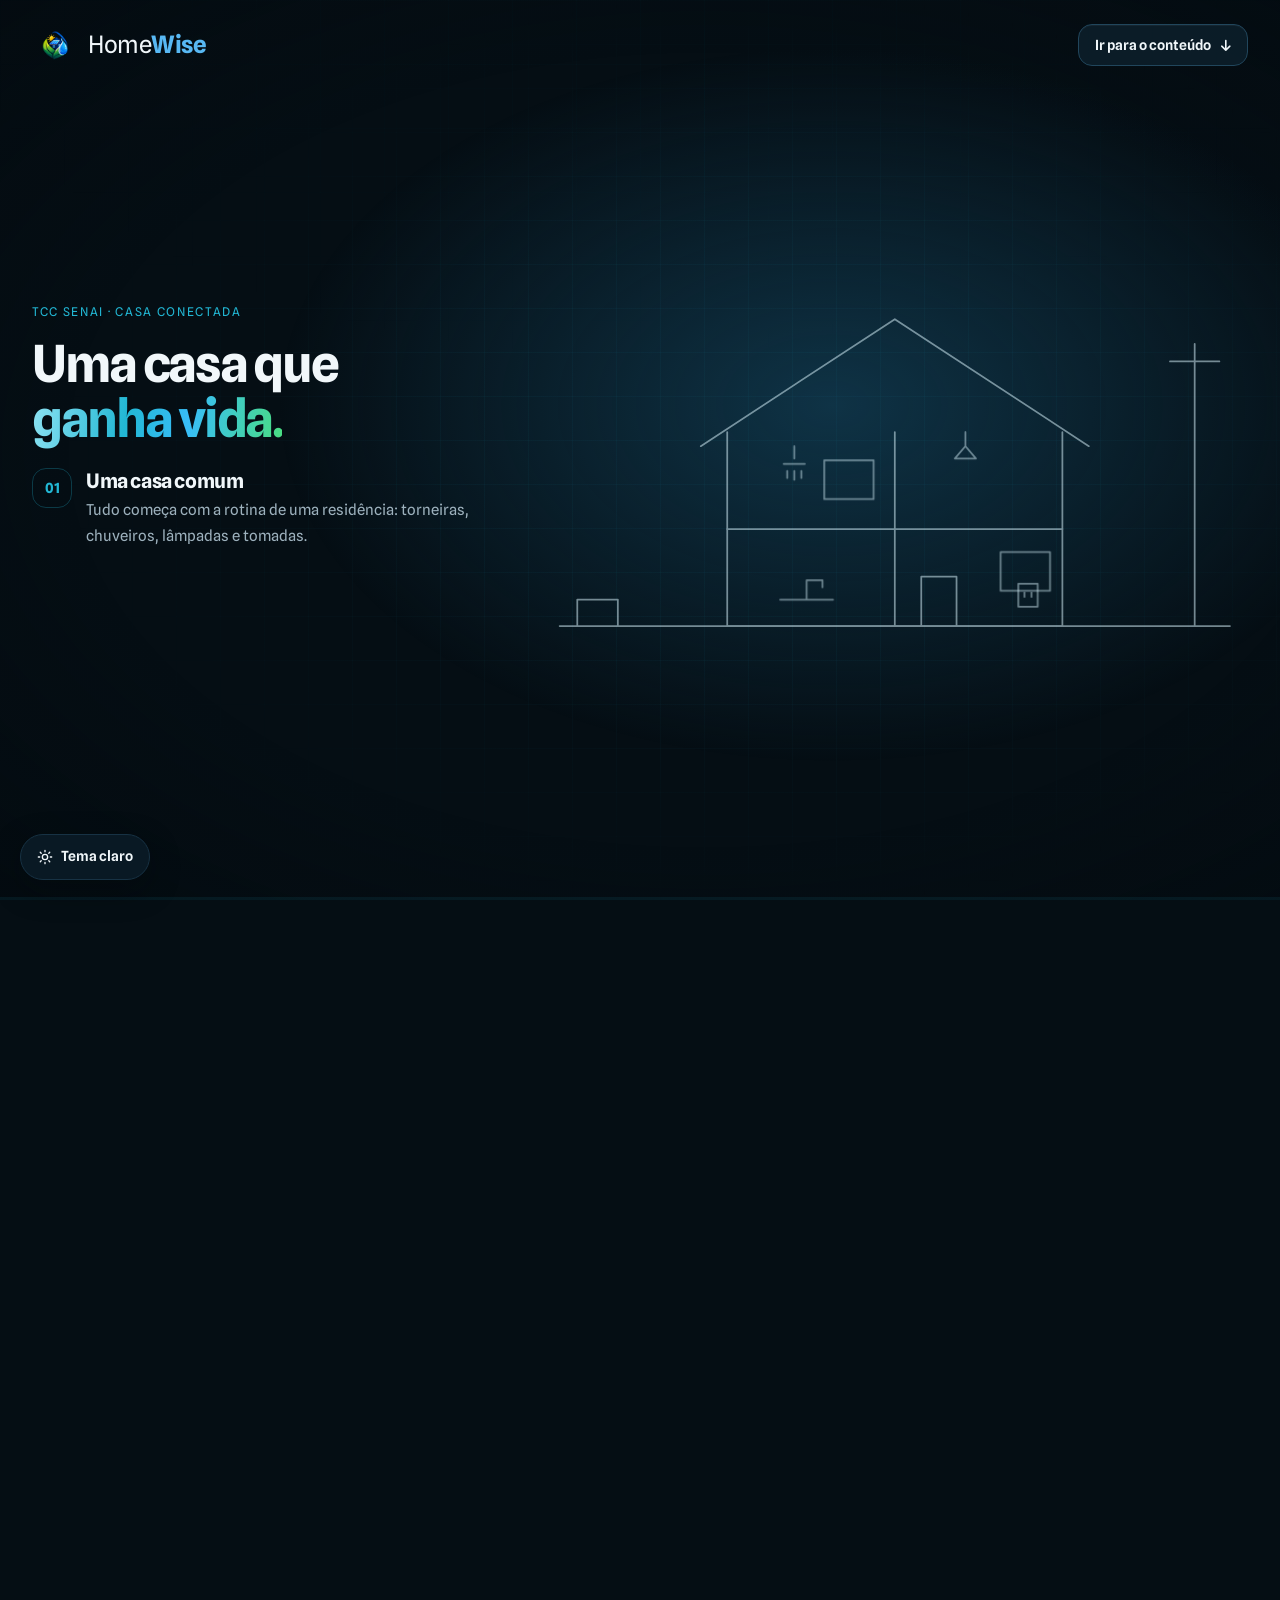
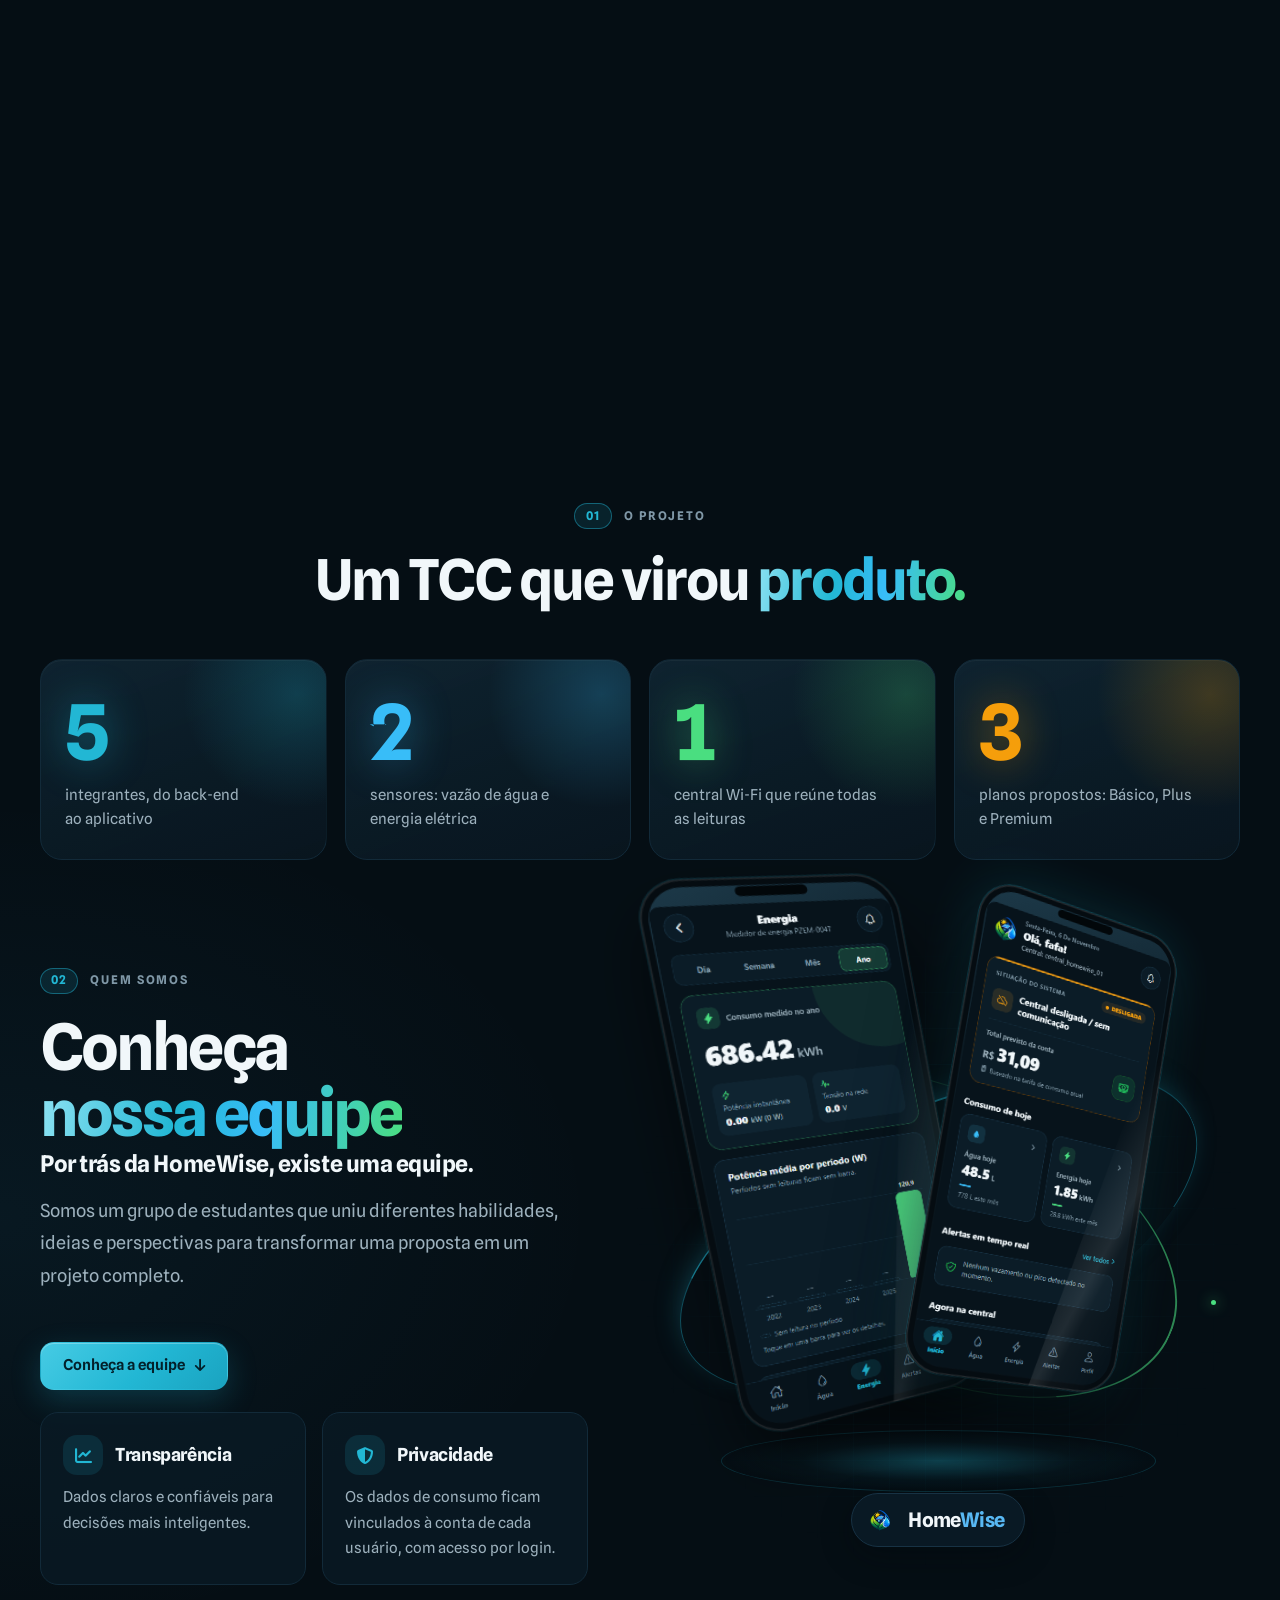
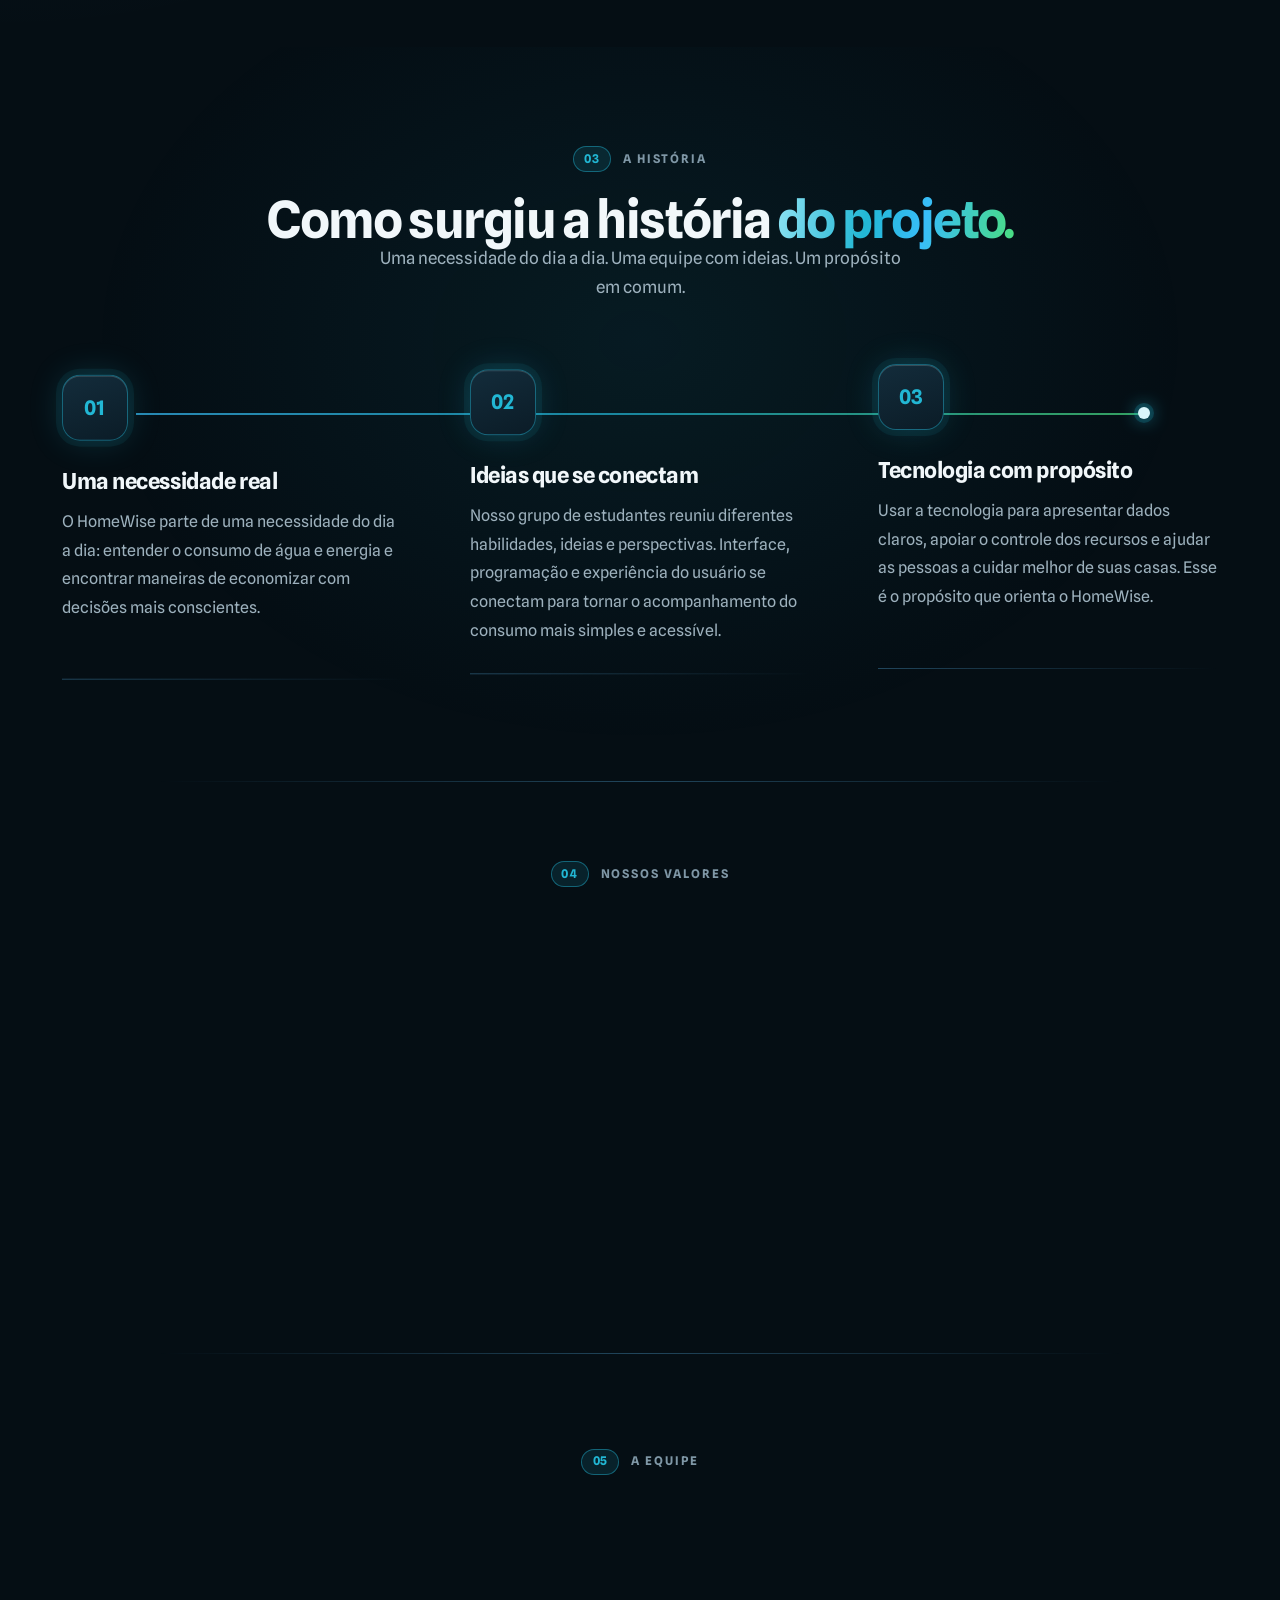
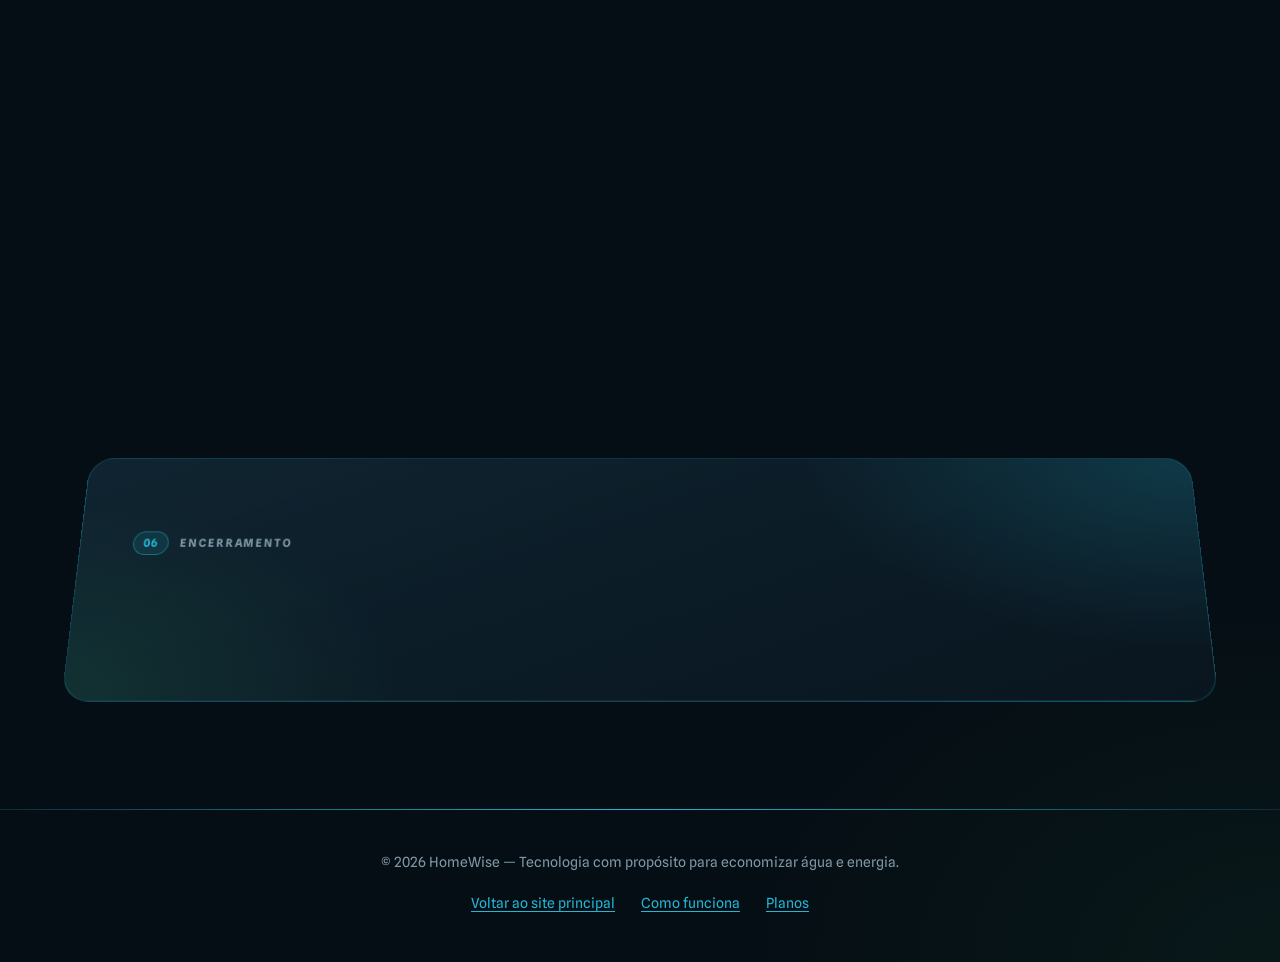
<file: hotsite/hotindex.html>
<!DOCTYPE html>
<html lang="pt-BR">
<head>
    <meta charset="UTF-8">
    <meta name="viewport" content="width=device-width, initial-scale=1.0">
    <title>Nossa Equipe | HomeWise</title>
    <meta name="description" content="Conheça a equipe e a história do HomeWise, projeto de TCC que monitora o consumo de água e energia da casa com sensores e um aplicativo.">
    <meta name="theme-color" content="#050e14"><link rel="icon" type="image/png" href="../img/logo_Homewise-480.png">
    <link rel="preconnect" href="https://fonts.googleapis.com"><link rel="preconnect" href="https://fonts.gstatic.com" crossorigin><link rel="stylesheet" href="https://fonts.googleapis.com/css2?family=Spline+Sans:wght@400;500;600;700&display=swap">
    <link rel="stylesheet" href="https://cdnjs.cloudflare.com/ajax/libs/font-awesome/6.5.1/css/all.min.css">
    <link rel="stylesheet" href="../css/style.css">
    <link rel="stylesheet" href="style.css">
    <link rel="stylesheet" href="../css/motion.css">
    <script src="../js/motion-boot.js"></script>
</head>
<body class="hotsite-page about-page">
<main>
    <!-- Capítulo 0 — a casa conectada ganha vida com a rolagem (js/motion.js: setupStory). -->
    <section class="hs-story" aria-labelledby="hs-title">
        <div class="hs-sticky">
            <div class="hs-bg" aria-hidden="true"></div>
            <div class="hs-bg-layer hs-bg-water" aria-hidden="true"></div>
            <div class="hs-bg-layer hs-bg-energy" aria-hidden="true"></div>
            <div class="hs-bg-layer hs-bg-app" aria-hidden="true"></div>
            <div class="hs-grid" aria-hidden="true"></div>
            <div class="hs-head">
                <a class="hs-brand" href="../index.html" aria-label="HomeWise — página inicial"><img src="../img/logo_Homewise-480.png" alt=""><span>Home<strong>Wise</strong></span></a>
                <a class="btn hs-skip" href="#numeros">Ir para o conteúdo <i class="fa-solid fa-arrow-down" aria-hidden="true"></i></a>
            </div>
            <div class="hs-copy">
                <span class="hs-kicker">TCC SENAI · Casa conectada</span>
                <h2 class="hs-title" id="hs-title">Uma casa que <span class="gradient">ganha vida.</span></h2>
                <div class="hs-texts">
                    <ol class="hs-steps">
                        <li class="hs-step is-active"><b>01</b><h3>Uma casa comum</h3><p>Tudo começa com a rotina de uma residência: torneiras, chuveiros, lâmpadas e tomadas.</p></li>
                        <li class="hs-step" data-tone="water"><b>02</b><h3>Água em movimento</h3><p>O sensor de vazão YF-S201 acompanha a água que entra na casa em tempo real.</p></li>
                        <li class="hs-step" data-tone="energy"><b>03</b><h3>Energia sob controle</h3><p>O medidor PZEM-004T registra potência, tensão e consumo elétrico.</p></li>
                        <li class="hs-step"><b>04</b><h3>Uma central conecta tudo</h3><p>A central HomeWise reúne as leituras dos sensores e as envia pela rede Wi-Fi.</p></li>
                        <li class="hs-step"><b>05</b><h3>Na palma da mão</h3><p>O aplicativo transforma os dados em alertas, metas e economia.</p></li>
                    </ol>
                    <div class="hs-final">
                        <p>Água, energia e a sua casa conectadas em um só aplicativo.</p>
                        <a class="btn btn-primary" href="../index.html">Conheça agora <i class="fa-solid fa-arrow-right" aria-hidden="true"></i></a>
                        <a class="btn" href="#equipe">Conheça a equipe</a>
                    </div>
                </div>
            </div>
            <div class="hs-scene">
                <svg class="hs-house" viewBox="0 0 800 520" aria-hidden="true" focusable="false">
                    <g class="hs-structure">
                        <path d="M20 440 H780"/>
                        <path d="M180 236 L400 92 L620 236"/>
                        <path d="M210 220 V440 H590 V220"/>
                        <path d="M210 330 H590"/>
                        <path d="M400 220 V440"/>
                        <path d="M430 440 V384 H470 V440"/>
                        <path d="M40 440 V410 H86 V440"/>
                        <path d="M740 440 V120 M712 140 H768"/>
                    </g>
                    <rect class="hs-window" x="320" y="252" width="56" height="44" rx="5"/>
                    <rect class="hs-window" x="520" y="356" width="56" height="44" rx="5"/>
                    <path class="hs-fixture" d="M286 236 V250 M274 256 H298 M278 264 v8 M286 264 v10 M294 264 v8"/>
                    <path class="hs-fixture" d="M270 410 H330 M300 410 V388 H318 V396"/>
                    <path class="hs-fixture" d="M480 220 V236 M468 250 L480 236 L492 250 Z"/>
                    <path class="hs-fixture" d="M540 392 h22 v26 h-22 Z M547 402 v5 M555 402 v5"/>
                    <path class="hs-fixture" d="M320 252 H376 V296 H320 Z M520 356 H576 V400 H520 Z"/>
                    <path class="hs-pipe" pathLength="1" d="M86 426 H262 V256 H276"/>
                    <path class="hs-pipe" pathLength="1" d="M262 420 H300 V410"/>
                    <path class="hs-cable" pathLength="1" d="M740 148 Q676 210 590 242 H480 V236"/>
                    <path class="hs-cable" pathLength="1" d="M560 242 V392"/>
                    <path class="hs-data-draw hs-data" pathLength="1" d="M196 426 C270 470 340 400 382 388"/>
                    <path class="hs-data-draw hs-data" pathLength="1" d="M660 216 C600 300 470 330 414 376"/>
                    <path class="hs-uplink" pathLength="1" d="M418 385 C520 470 700 470 800 420"/>
                    <path class="hs-signal" d="M388 356 a17 17 0 0 1 24 0"/>
                    <path class="hs-signal" d="M380 348 a28 28 0 0 1 40 0"/>
                    <path class="hs-signal" d="M372 340 a39 39 0 0 1 56 0"/>
                    <g class="hs-node hs-node-water"><circle cx="180" cy="426" r="16"/><path d="M180 417 C180 417 173 425 173 430 a7 7 0 0 0 14 0 C187 425 180 417 180 417Z"/></g>
                    <g class="hs-node hs-node-energy"><circle cx="670" cy="202" r="16"/><path d="M673 193 L664 205 H671 L667 213 L676 200 H670 Z"/></g>
                    <g class="hs-node hs-node-hub"><circle cx="400" cy="385" r="18"/><path d="M391 384 a12 12 0 0 1 18 0 M395 389 a6 6 0 0 1 10 0 M400 393 v.5"/></g>
                </svg>
                <span class="hs-tag" data-tone="water" style="--x:22.5%;--y:82%" aria-hidden="true"><strong>YF-S201</strong>Vazão de água</span>
                <span class="hs-tag" data-tone="energy" style="--x:83.75%;--y:38.8%" aria-hidden="true"><strong>PZEM-004T</strong>Energia elétrica</span>
                <span class="hs-tag" data-tone="hub" data-place="below" style="--x:50%;--y:74%" aria-hidden="true"><strong>Central HomeWise</strong>Wi-Fi</span>
                <div class="hs-phones" aria-hidden="true">
                    <div class="hs-phone hs-phone-back"><img src="../img/app-conectar-central.png" alt=""></div>
                    <div class="hs-phone hs-phone-front"><img src="../img/02-inicio.png" alt=""></div>
                </div>
            </div>
            <div class="hs-progress" aria-hidden="true"><span></span></div>
        </div>
    </section>

    <!-- Capítulo 1 — números do projeto (todos factuais). -->
    <section class="container hs-numbers" id="numeros" tabindex="-1" aria-labelledby="numeros-titulo">
        <span class="hs-chapter" aria-hidden="true"><b>01</b> O projeto</span>
        <h2 id="numeros-titulo">Um TCC que virou <span class="gradient">produto.</span></h2>
        <div class="hs-numbers-grid">
            <div class="stat" data-tone="brand"><strong><span data-count="5">5</span></strong><p>integrantes, do back-end ao aplicativo</p></div>
            <div class="stat" data-tone="water"><strong><span data-count="2">2</span></strong><p>sensores: vazão de água e energia elétrica</p></div>
            <div class="stat" data-tone="energy"><strong><span data-count="1">1</span></strong><p>central Wi-Fi que reúne todas as leituras</p></div>
            <div class="stat" data-tone="warn"><strong><span data-count="3">3</span></strong><p>planos propostos: Básico, Plus e Premium</p></div>
        </div>
    </section>

    <!-- Capítulo 2 — apresentação da equipe -->
    <section id="inicio" class="container page-head inicio">
        <div class="textoInicio">
            <span class="hs-chapter" aria-hidden="true"><b>02</b> Quem somos</span>
            <h1>Conheça<br><span class="gradient">nossa equipe</span></h1>

            <h3>Por trás da HomeWise, existe uma equipe.</h3>

            <p>
                Somos um grupo de estudantes que uniu diferentes
                habilidades, ideias e perspectivas para transformar
                uma proposta em um projeto completo.
            </p>

            <a class="btn btn-primary" href="#equipe">Conheça a equipe <i class="fa-solid fa-arrow-down" aria-hidden="true"></i></a>

            <div class="informacoes">
                <div>
                    <h3><span aria-hidden="true"><i class="fa-solid fa-chart-line"></i></span> Transparência</h3>
                    <p>Dados claros e confiáveis para decisões mais inteligentes.</p>
                </div>

                <div>
                    <h3><span aria-hidden="true"><i class="fa-solid fa-shield-halved"></i></span> Privacidade</h3>
                    <p>Os dados de consumo ficam vinculados à conta de cada usuário, com acesso por login.</p>
                </div>
            </div>
        </div>

        <div class="hot-visual">
            <div class="hot-visual-grid" aria-hidden="true"></div>
            <div class="imagem-celulares phone-showcase hot-phones">
                <div class="phone-scene" aria-hidden="true"><span class="phone-orbit phone-orbit-back"></span><span class="phone-orbit phone-orbit-front"></span><span class="phone-platform"></span><span class="phone-spark phone-spark-one"></span><span class="phone-spark phone-spark-two"></span></div>
                <div class="home-phone-pair">
                    <div class="home-phone home-phone-back">
                        <img loading="lazy" decoding="async" src="../img/04-energia-ano.png" alt="Tela de acompanhamento do consumo de energia do HomeWise" width="390" height="844">
                    </div>
                    <div class="home-phone home-phone-front">
                        <img loading="lazy" decoding="async" src="../img/02-inicio.png" alt="Tela inicial do HomeWise com o consumo de água e energia" width="390" height="844">
                    </div>
                </div>
            </div>
            <div class="hot-brand"><img src="../img/logo_Homewise-480.png" alt=""><span>Home<strong>Wise</strong></span></div>
        </div>
    </section>

    <!-- Capítulo 3 — história -->
    <section class="container section project-story" id="historia" aria-labelledby="historia-titulo">
        <div class="project-story-heading">
            <span class="hs-chapter" aria-hidden="true"><b>03</b> A história</span>
            <h2 id="historia-titulo">Como surgiu a história <span class="gradient">do projeto.</span></h2>
            <p>Uma necessidade do dia a dia. Uma equipe com ideias. Um propósito em comum.</p>
        </div>
        <div class="story-journey">
            <article class="story-chapter">
                <span class="story-number" aria-hidden="true">01</span>
                <h3>Uma necessidade real</h3>
                <p>O HomeWise parte de uma necessidade do dia a dia: entender o consumo de água e energia e encontrar maneiras de economizar com decisões mais conscientes.</p>
            </article>
            <article class="story-chapter">
                <span class="story-number" aria-hidden="true">02</span>
                <h3>Ideias que se conectam</h3>
                <p>Nosso grupo de estudantes reuniu diferentes habilidades, ideias e perspectivas. Interface, programação e experiência do usuário se conectam para tornar o acompanhamento do consumo mais simples e acessível.</p>
            </article>
            <article class="story-chapter">
                <span class="story-number" aria-hidden="true">03</span>
                <h3>Tecnologia com propósito</h3>
                <p>Usar a tecnologia para apresentar dados claros, apoiar o controle dos recursos e ajudar as pessoas a cuidar melhor de suas casas. Esse é o propósito que orienta o HomeWise.</p>
            </article>
        </div>
    </section>
    <!-- Capítulo 4 — valores -->
    <section class="container section escolher" id="sobre">
        <span class="hs-chapter hs-chapter-center" aria-hidden="true"><b>04</b> Nossos valores</span>
        <h2 class="section-title">Por que escolher a gente?</h2>

        <div class="cards hotsite-values">
            <div class="card" data-tone="brand">
                <div class="icon"><i class="fa-solid fa-lightbulb"></i></div>
                <h3>Inovação</h3>
                <p>
                    Nossa equipe busca transformar uma necessidade do dia a dia
                    em uma solução tecnológica moderna, utilizando criatividade
                    para criar uma experiência mais prática para o usuário.
                </p>
            </div>

            <div class="card" data-tone="water">
                <div class="icon"><i class="fa-solid fa-hand-pointer"></i></div>
                <h3>Praticidade</h3>
                <p>
                    Pensamos no HomeWise para ser simples de entender e fácil
                    de usar. Cada parte do projeto foi planejada para ajudar
                    o usuário a encontrar informações e controlar seus recursos.
                </p>
            </div>

            <div class="card" data-tone="energy">
                <div class="icon"><i class="fa-solid fa-handshake"></i></div>
                <h3>Compromisso</h3>
                <p>
                    Nos dedicamos para desenvolver uma solução que realmente
                    atenda às necessidades dos usuários. O HomeWise foi
                    planejado com atenção em cada detalhe.
                </p>
            </div>
        </div>
    </section>

    <!-- Capítulo 5 — equipe -->
    <section class="container section team-section equipe" id="equipe">
        <span class="hs-chapter hs-chapter-center" aria-hidden="true"><b>05</b> A equipe</span>
        <h2 class="section-title">Nossa equipe</h2>
        <p class="section-sub">Conheça os desenvolvedores por trás do HomeWise</p>

        <div class="team pessoas">
            <div class="member pessoa">
                <div class="member-photo foto"><img loading="lazy" decoding="async" src="../img/foto_fafabot-360.jpg" alt="Foto de Rafael Aquino"></div>
                <h3>Rafael Aquino</h3>
                <span>Desenvolvedor Back-end</span>
                <small>Responsável pela lógica, banco de dados e integração do sistema.</small>
            </div>

            <div class="member pessoa">
                <div class="member-photo foto"><img loading="lazy" decoding="async" src="../img/foto_matheus-360.jpg" alt="Foto de Matheus Luiz"></div>
                <h3>Matheus Luiz</h3>
                <span>Desenvolvedor Back-end</span>
                <small>Desenvolve e integra funcionalidades de <span class="hw-nowrap">Back-end</span> do HomeWise.</small>
            </div>

            <div class="member pessoa">
                <div class="member-photo foto"><img loading="lazy" decoding="async" src="../img/Foto_ambires-360.jpg" alt="Foto de Gabriel Ambires"></div>
                <h3>Gabriel Ambires</h3>
                <span>Desenvolvedor Mobile</span>
                <small>Desenvolve o aplicativo, priorizando desempenho e usabilidade.</small>
            </div>

            <div class="member pessoa">
                <div class="member-photo foto"><img loading="lazy" decoding="async" src="../img/foto_ayran-360.jpg" alt="Foto de Ayran Alves"></div>
                <h3>Ayran Alves</h3>
                <span>Desenvolvedor Front-end</span>
                <small>Responsável pelas interfaces e pela organização visual do projeto.</small>
            </div>

            <div class="member pessoa">
                <div class="member-photo foto"><img loading="lazy" decoding="async" src="../img/foto_luiz-360.jpg" alt="Foto de Luiz Roberto"></div>
                <h3>Luiz Roberto</h3>
                <span>Documentação e Integração da Equipe</span>
                <small>Responsável pela documentação e pelo alinhamento da equipe.</small>
            </div>
        </div>
    </section>

    <!-- Encerramento -->
    <section class="container cta hotsite-download">
        <div>
            <span class="hs-chapter" aria-hidden="true"><b>06</b> Encerramento</span>
            <h2>Baixe nosso TCC</h2>
        </div>
        <div class="textoInicio downloadTcc tcc-unavailable">
            <a class="btn" href="https://drive.google.com/file/d/1woHxJBFRRzBt68NQuOqKpUIFT6NLz-KE/view?usp=sharing" target="_blank" rel="noopener noreferrer" aria-describedby="tcc-status"><i class="fa-solid fa-file-pdf" aria-hidden="true"></i> Baixar o TCC (PDF)<span class="sr-only"> (abre em nova aba)</span></a>
            <p id="tcc-status">Documentação final do HomeWise, em PDF, disponível no Google Drive.</p>
        </div>
    </section>
</main>
<footer><div class="container">© 2026 HomeWise — Tecnologia com propósito para economizar água e energia.
    <nav class="footer-links" aria-label="Site principal"><a href="../index.html">Voltar ao site principal</a><a href="../como-funciona.html">Como funciona</a><a href="../precos.html">Planos</a></nav>
</div></footer>
<script src="../js/script.js"></script><script src="../js/motion.js"></script>
</body>
</html>
</file>
<file: css/style.css>
/* =========================================================================
   HomeWise 2.0 — design system do site e do hotsite
   Tokens extraídos do aplicativo mobile (HomeWise-Mobile/src/constants/hw-tema.ts):
   fundo #07131b · superfícies #0b1c27/#0f2431/#132c3b · bordas #122a39/#173244/#21465c
   marca #22b7d4 · água #38bdf8 · energia #4ade80 · alerta #f59e0b · perigo #f87171
   Raios 10/14/18/22 · tipografia Spline Sans (fonte web do app) com pesos fortes nos títulos.
   ========================================================================= */

/* ---------- 1. Tokens ---------- */
:root{
  color-scheme:dark;
  /* Superfícies */
  --bg:#07131b;--bg-deep:#050e14;--surface:#0b1c27;--surface-2:#0f2431;--surface-3:#132c3b;
  /* Bordas */
  --border-soft:#122a39;--border:#173244;--border-strong:#21465c;
  /* Texto */
  --text:#f1f7fa;--muted:#9db1bd;--text-3:#7f97a6;
  /* Marca e domínios */
  --brand:#22b7d4;--brand-strong:#0a7d96;--brand-ink:#03202a;
  --btn:#0b4a5c;--btn-hover:#0e5a70;--btn-press:#083a48;
  --water:#38bdf8;--energy:#4ade80;--logo-accent:#58b8f3;
  /* Estados */
  --ok:#22c55e;--warn:#f59e0b;--danger:#f87171;--danger-bg:#261414;--danger-border:#7f1d1d;
  /* Apelidos usados pelo motion.css e por scripts antigos */
  --cyan:var(--brand);--line:var(--border);--card:var(--surface);
  /* Forma */
  --r-sm:10px;--r-md:14px;--r-lg:18px;--r-xl:22px;--r-2xl:28px;--r-pill:999px;
  /* Tipografia */
  --font:'Spline Sans',Inter,ui-sans-serif,system-ui,-apple-system,'Segoe UI',Roboto,sans-serif;
  /* Luz e profundidade */
  --grad-text:linear-gradient(100deg,#8fe3f3 0%,#22b7d4 38%,#38bdf8 62%,#4ade80 100%);
  --grad-brand:linear-gradient(135deg,#46cbe4 0%,#22b7d4 55%,#1aa3c0 100%);
  --grad-surface:linear-gradient(160deg,rgba(19,44,59,.72) 0%,rgba(11,28,39,.92) 55%,rgba(9,22,31,.96) 100%);
  --hairline:inset 0 1px 0 rgba(255,255,255,.045);
  --shadow-1:0 10px 30px rgba(1,8,12,.35);
  --shadow-2:0 30px 70px rgba(1,8,12,.55);
  --glow:0 0 0 1px rgba(34,183,212,.32),0 14px 40px rgba(34,183,212,.16);
  --ease:cubic-bezier(.22,.61,.36,1);--ease-out:cubic-bezier(.16,1,.3,1);--spring:cubic-bezier(.34,1.56,.64,1);
  --motion-ease:var(--ease);
  --container:1200px;--gutter:clamp(16px,4vw,40px);
}
html[data-theme="light"]{
  color-scheme:light;
  --bg:#f2f7fa;--bg-deep:#e8f1f6;--surface:#ffffff;--surface-2:#f4f9fc;--surface-3:#e9f3f8;
  --border-soft:#e1ecf2;--border:#d3e2ea;--border-strong:#b6cdda;
  --text:#0b1c27;--muted:#3f5767;--text-3:#5b7383;
  --brand:#0a7d96;--brand-strong:#086276;--brand-ink:#ffffff;
  --btn:#0a7d96;--btn-hover:#086a80;--btn-press:#075a6c;
  --water:#0369a1;--energy:#15803d;--logo-accent:#0a7d96;
  --warn:#b45309;--danger:#b91c1c;--danger-bg:#fdeaea;--danger-border:#f3b4b4;
  --grad-text:linear-gradient(100deg,#0b1c27 0%,#0a7d96 45%,#0369a1 70%,#15803d 100%);
  --grad-brand:linear-gradient(135deg,#0c8aa5 0%,#0a7d96 55%,#086a80 100%);
  --grad-surface:linear-gradient(160deg,#ffffff 0%,#f6fbfd 100%);
  --hairline:inset 0 1px 0 rgba(255,255,255,.9);
  --shadow-1:0 10px 30px rgba(11,48,66,.08);
  --shadow-2:0 30px 70px rgba(11,48,66,.14);
  --glow:0 0 0 1px rgba(10,125,150,.3),0 14px 40px rgba(10,125,150,.12);
}

/* ---------- 2. Base ---------- */
*,*::before,*::after{box-sizing:border-box;margin:0;padding:0}
html{scroll-behavior:smooth;scroll-padding-top:110px;-webkit-text-size-adjust:100%}
body{font-family:var(--font);font-size:17px;line-height:1.7;color:var(--text);min-height:100vh;
  background:radial-gradient(1200px 700px at 85% -10%,rgba(34,183,212,.10),transparent 60%),
             radial-gradient(900px 600px at -10% 40%,rgba(56,189,248,.05),transparent 60%),
             linear-gradient(180deg,var(--bg) 0%,var(--bg-deep) 100%);background-attachment:fixed;
  -webkit-font-smoothing:antialiased;-moz-osx-font-smoothing:grayscale;text-rendering:optimizeLegibility}
html[data-theme="light"] body{background:radial-gradient(1200px 700px at 85% -10%,rgba(10,125,150,.08),transparent 60%),linear-gradient(180deg,var(--bg),var(--bg-deep))}
/* Textura sutil de grade, mesma linguagem do app (linhas finas). */
body::before{content:'';position:fixed;inset:0;z-index:-1;pointer-events:none;opacity:.5;
  background-image:linear-gradient(rgba(34,183,212,.035) 1px,transparent 1px),linear-gradient(90deg,rgba(34,183,212,.035) 1px,transparent 1px);
  background-size:64px 64px;-webkit-mask-image:radial-gradient(ellipse 80% 60% at 50% 0%,#000 20%,transparent 75%);mask-image:radial-gradient(ellipse 80% 60% at 50% 0%,#000 20%,transparent 75%)}
a{color:inherit;text-decoration:none}
button{font:inherit;cursor:pointer;color:inherit}
img{display:block;max-width:100%}
svg{width:20px;height:20px;fill:currentColor}
button,a{-webkit-tap-highlight-color:transparent}
:focus-visible{outline:2px solid var(--brand);outline-offset:4px;border-radius:6px}
::selection{background:var(--brand);color:var(--brand-ink)}
.container{width:min(var(--container),calc(100% - var(--gutter) * 2));margin-inline:auto}
.hw-nowrap{white-space:nowrap}
/* Luzes decorativas (ex.: aurora do hero) nunca geram rolagem lateral, em qualquer modo de animação. */
body,main{overflow-x:clip}
.sr-only{position:absolute!important;width:1px;height:1px;padding:0;margin:-1px;overflow:hidden;clip:rect(0,0,0,0);white-space:nowrap;border:0}

/* ---------- 3. Tipografia ---------- */
h1,h2,h3{font-weight:700;letter-spacing:-.035em;line-height:1.1;text-wrap:balance}
h1{font-size:clamp(40px,5.4vw,72px);line-height:1.04;letter-spacing:-.045em;margin-bottom:24px}
h2{font-size:clamp(28px,3.4vw,44px)}
h3{font-size:20px;line-height:1.3;letter-spacing:-.02em}
p{text-wrap:pretty}
.gradient{background:var(--grad-text);-webkit-background-clip:text;background-clip:text;color:transparent;-webkit-box-decoration-break:clone;box-decoration-break:clone}
.lead{font-size:clamp(17px,1.35vw,19px);line-height:1.75;color:var(--muted);max-width:620px}
/* Rótulo em caixa alta — mesmo estilo de "SEU CONSUMO, SOB CONTROLE" no app. */
.eyebrow{display:inline-flex;align-items:center;gap:10px;font-size:12px;font-weight:700;letter-spacing:.14em;text-transform:uppercase;color:var(--brand);margin-bottom:18px}
.eyebrow::before{content:'';width:22px;height:2px;border-radius:2px;background:currentColor}
.badge{display:inline-flex;align-items:center;gap:8px;margin-bottom:22px;padding:7px 14px 7px 12px;border:1px solid color-mix(in srgb,var(--brand) 35%,transparent);border-radius:var(--r-pill);
  background:color-mix(in srgb,var(--brand) 10%,transparent);color:var(--brand);font-size:13px;font-weight:600;letter-spacing:.01em;line-height:1.3}

/* ---------- 4. Botões (BotaoDestaque e SeletorSegmentado do app) ---------- */
.btn{display:inline-flex;align-items:center;justify-content:center;gap:10px;min-height:48px;padding:12px 22px;border:1px solid var(--border-strong);border-radius:var(--r-md);
  background:color-mix(in srgb,var(--surface-2) 70%,transparent);color:var(--text);font-size:15px;font-weight:600;line-height:1.3;text-align:center;
  box-shadow:var(--hairline);transition:transform .3s var(--ease),background-color .2s ease,border-color .2s ease,box-shadow .3s ease,color .2s ease}
.btn:hover{border-color:color-mix(in srgb,var(--brand) 70%,transparent);background:var(--surface-3)}
.btn:active{transform:scale(.97);transition-duration:.08s}
.btn i{font-size:.92em}
/* Primário: ciano da marca, texto escuro (contraste 8:1). */
.btn-primary,.btn-green{background:var(--grad-brand);border-color:transparent;color:var(--brand-ink);box-shadow:inset 0 1px 0 rgba(255,255,255,.28),0 10px 30px rgba(34,183,212,.22)}
.btn-primary:hover,.btn-green:hover{background:var(--grad-brand);border-color:transparent;box-shadow:inset 0 1px 0 rgba(255,255,255,.35),0 14px 40px rgba(34,183,212,.36);filter:brightness(1.06)}
/* Destaque azul-petróleo com borda ciano (BotaoDestaque). */
.btn-blue{background:var(--btn);border-color:color-mix(in srgb,var(--brand) 55%,transparent);color:#f1f7fa}
.btn-blue:hover{background:var(--btn-hover);border-color:var(--brand)}
.btn-blue:active{background:var(--btn-press)}
.btn:disabled{opacity:.6;cursor:wait}
.btn[aria-disabled="true"]{opacity:.7;cursor:not-allowed}
@media(hover:hover){.btn:hover{transform:translateY(-2px)}.btn:hover:active{transform:scale(.97)}}
.actions{display:flex;flex-wrap:wrap;gap:14px;margin-top:34px}

/* ---------- 5. Cabeçalho ---------- */
.navbar{position:sticky;top:0;z-index:50;background:color-mix(in srgb,var(--bg) 82%,transparent);border-bottom:1px solid var(--border-soft);backdrop-filter:blur(18px) saturate(1.3);-webkit-backdrop-filter:blur(18px) saturate(1.3)}
.nav{position:relative;display:flex;align-items:center;justify-content:space-between;gap:20px;min-height:84px}
.logo{display:flex;align-items:center;gap:10px;flex-shrink:0;font-size:24px;font-weight:700;letter-spacing:-.04em}
.logo-image{width:54px;height:54px;object-fit:contain;flex-shrink:0}
.logo-name span{color:var(--logo-accent)}
/* Navegação em "pílula" — espelha a barra de abas do app (ativo: fundo ciano 14%). */
.links{display:flex;align-items:center;gap:2px;padding:5px;border:1px solid var(--border-soft);border-radius:var(--r-pill);background:color-mix(in srgb,var(--surface) 70%,transparent);font-size:14px;font-weight:600;color:var(--text-3)}
.links a{position:relative;padding:9px 15px;border-radius:var(--r-pill);line-height:1.3;transition:color .2s ease,background-color .2s ease}
.links a:hover{color:var(--text);background:color-mix(in srgb,var(--text) 5%,transparent)}
.links a.active,.links a[aria-current="page"]{color:var(--brand);background:color-mix(in srgb,var(--brand) 14%,transparent)}
.navbar .btn{min-height:44px;padding:10px 18px;font-size:14px}
.menu-toggle{display:none}
.account-link{display:inline-flex;align-items:center;justify-content:center;position:relative;flex-shrink:0;width:44px;height:44px;border:1px solid var(--border);border-radius:50%;background:var(--surface);color:var(--text);transition:border-color .2s,box-shadow .3s,transform .3s var(--ease)}
.account-link:hover{border-color:var(--brand);box-shadow:var(--glow)}
.account-link:active{transform:scale(.94)}
.account-link .hw-account-icon{width:19px;height:19px;fill:none;stroke:currentColor;stroke-width:1.8;stroke-linecap:round;stroke-linejoin:round}
.account-link[aria-current="page"]{border-color:var(--brand);color:var(--brand)}
.account-link.is-signed-in::after{content:'';position:absolute;top:2px;right:2px;width:10px;height:10px;border-radius:50%;background:var(--energy);box-shadow:0 0 0 2px var(--bg)}
.account-link[aria-busy="true"]{opacity:.6;cursor:progress}
.hw-burger{position:relative;display:block;width:18px;height:14px;pointer-events:none}
.hw-burger span{position:absolute;left:0;width:100%;height:2px;border-radius:2px;background:currentColor;transition:transform .35s var(--ease-out),opacity .2s ease}
.hw-burger span:nth-child(1){top:0}.hw-burger span:nth-child(2){top:6px}.hw-burger span:nth-child(3){top:12px}
.menu-toggle[aria-expanded="true"] .hw-burger span:nth-child(1){transform:translateY(6px) rotate(45deg)}
.menu-toggle[aria-expanded="true"] .hw-burger span:nth-child(2){opacity:0;transform:scaleX(.3)}
.menu-toggle[aria-expanded="true"] .hw-burger span:nth-child(3){transform:translateY(-6px) rotate(-45deg)}
@media(min-width:851px) and (max-width:1120px){
  .nav{flex-wrap:wrap;gap:12px 16px;padding:12px 0}
  .logo{margin-right:auto}
  .links{order:3;flex-basis:100%;justify-content:center;border-radius:var(--r-md)}
  html{scroll-padding-top:160px}
}
@media(max-width:850px){
  .nav{min-height:72px;flex-wrap:wrap;gap:10px}
  .logo{margin-right:auto;font-size:22px}.logo-image{width:46px;height:46px}
  .menu-toggle{display:inline-flex;align-items:center;justify-content:center;width:44px;height:44px;padding:0;border:1px solid var(--border);border-radius:var(--r-md);background:var(--surface);color:var(--text);flex-shrink:0;transition:transform .25s var(--ease),border-color .2s}
  .menu-toggle:active{transform:scale(.94)}
  .links{display:none;order:4;flex-basis:100%;flex-direction:column;align-items:stretch;gap:2px;margin-bottom:14px;padding:8px;border-radius:var(--r-lg);background:var(--surface)}
  .links.is-open{display:flex;max-height:calc(100vh - var(--hw-menu-top,0px));max-height:calc(100dvh - var(--hw-menu-top,0px));overflow-y:auto;overscroll-behavior:contain}
  .links a{padding:13px 16px;font-size:16px;border-radius:var(--r-md)}
  .links.is-open a:focus-visible{outline-offset:-2px}
  html:not(.hw-menu-ready) .links{display:flex}
}
@media(max-width:850px) and (max-height:560px){.links.is-open{padding-bottom:68px}}
@media(max-width:520px){
  .nav{padding:10px 0;min-height:0}
  .navbar .btn{order:3;width:100%;margin-bottom:2px}
  html{scroll-padding-top:150px}
}
@media(max-width:360px){.logo{font-size:20px;gap:6px}.logo-image{width:40px;height:40px}}

/* ---------- 6. Superfícies (cartões no padrão do app) ---------- */
.card,.testimonial,.member,.price,.faq-item,.cart-form,.cart-summary,.how-step-card{
  position:relative;border:1px solid var(--border-soft);border-radius:var(--r-xl);background:var(--grad-surface);box-shadow:var(--hairline);
  transition:transform .4s var(--ease),border-color .3s ease,box-shadow .4s ease}
/* Luz que acompanha o ponteiro (variáveis --mx/--my escritas por js/motion.js). */
.card::after,.price::after,.member::after{content:'';position:absolute;inset:0;border-radius:inherit;pointer-events:none;opacity:0;transition:opacity .4s ease;
  background:radial-gradient(420px circle at var(--mx,50%) var(--my,0%),color-mix(in srgb,var(--tone,var(--brand)) 13%,transparent),transparent 60%)}
/* Névoa do cursor em toda a página, no site principal e no hotsite (criada por js/motion.js: setupCursorGlow).
   Mesma receita da luz dos cartões (círculo de 420px, marca a 13%, some em 60%), numa camada fixa
   que cobre a janela: não é cortada pelas seções, não gera rolagem e não recebe cliques.
   No escuro usa "screen" (só clareia, nunca escurece texto nem imagens). */
.hw-cursor-glow{position:fixed;inset:0;z-index:60;overflow:hidden;pointer-events:none;opacity:0;transition:opacity .5s ease;mix-blend-mode:screen;contain:strict}
.hw-cursor-glow.is-on{opacity:1}
.hw-cursor-glow i{position:absolute;left:0;top:0;border-radius:50%;pointer-events:none;will-change:transform}
.hw-glow-smoke{width:840px;height:840px;margin:-420px 0 0 -420px;
  background:radial-gradient(circle closest-side,color-mix(in srgb,var(--brand) 11%,transparent) 0%,color-mix(in srgb,var(--water) 5%,transparent) 35%,transparent 60%)}
.hw-glow-core{width:520px;height:520px;margin:-260px 0 0 -260px;
  background:radial-gradient(circle closest-side,color-mix(in srgb,var(--brand) 13%,transparent),transparent 60%)}
html[data-theme="light"] .hw-cursor-glow{mix-blend-mode:normal;opacity:0}
html[data-theme="light"] .hw-cursor-glow.is-on{opacity:.6}
html:not([data-motion="full"]) .hw-cursor-glow{display:none}
@media(hover:hover){
  .card:hover,.testimonial:hover,.member:hover,.price:hover{border-color:color-mix(in srgb,var(--tone,var(--brand)) 45%,transparent);box-shadow:var(--hairline),var(--shadow-1);transform:translateY(-4px)}
  .card:hover::after,.price:hover::after,.member:hover::after{opacity:1}
}
/* Ícone em ladrilho arredondado, tingido pela cor do domínio (como no app). */
.icon{display:grid;place-items:center;width:52px;height:52px;margin-bottom:26px;border-radius:var(--r-md);border:1px solid color-mix(in srgb,var(--tone,var(--brand)) 30%,transparent);
  background:color-mix(in srgb,var(--tone,var(--brand)) 13%,transparent);color:var(--tone,var(--brand));font-size:21px}
.icon i{color:inherit}
[data-tone="water"]{--tone:var(--water)}[data-tone="energy"]{--tone:var(--energy)}[data-tone="warn"]{--tone:var(--warn)}[data-tone="brand"]{--tone:var(--brand)}

/* ---------- 7. Seções ---------- */
.section{position:relative;padding:110px 0}
.section-head{max-width:720px;margin:0 auto 56px;text-align:center}
.section-head .eyebrow{justify-content:center}
.section-head .eyebrow::after{content:'';width:22px;height:2px;border-radius:2px;background:currentColor}
.section-title{font-size:clamp(32px,4vw,52px);text-align:center;margin:0 auto 18px;max-width:780px}
.section-sub{font-size:18px;line-height:1.7;color:var(--muted);text-align:center;margin:0 auto 52px;max-width:620px}
.section-head .section-sub{margin-bottom:0}
.page-head{padding:84px 0 46px}
.page-head h1{max-width:980px}
.home-page main>.section+.section::before,.divider::before{content:'';position:absolute;top:0;left:10%;right:10%;height:1px;background:linear-gradient(90deg,transparent,var(--border-strong),transparent)}

/* ---------- 8. INÍCIO — hero ---------- */
.hero{position:relative;isolation:isolate;display:grid;grid-template-columns:minmax(0,1fr) minmax(0,1.05fr);align-items:center;gap:56px;padding:72px 0 96px;min-height:min(820px,calc(100svh - 84px))}
.hero>div{min-width:0}
/* Aurora: luz de água, marca e energia atrás das telas. */
.hero::before{content:'';position:absolute;z-index:-2;inset:-10% -20% -10% 30%;pointer-events:none;
  background:radial-gradient(closest-side at 55% 40%,rgba(34,183,212,.30),transparent 70%),radial-gradient(closest-side at 80% 70%,rgba(74,222,128,.16),transparent 70%),radial-gradient(closest-side at 30% 75%,rgba(56,189,248,.18),transparent 70%);
  filter:blur(10px)}
html[data-theme="light"] .hero::before{opacity:.55}
[data-motion="full"] .hero::before{animation:hw-aurora 22s ease-in-out infinite alternate}
@keyframes hw-aurora{0%{transform:translate3d(0,0,0) rotate(0deg) scale(1)}50%{transform:translate3d(-4%,3%,0) rotate(8deg) scale(1.08)}100%{transform:translate3d(3%,-2%,0) rotate(-6deg) scale(1.02)}}
.hero h1{max-width:640px}
.hero .lead{max-width:540px}
.hero-proof{display:flex;flex-wrap:wrap;gap:10px;margin-top:38px;list-style:none}
.hero-proof li{display:inline-flex;align-items:center;gap:9px;padding:8px 14px;border:1px solid var(--border-soft);border-radius:var(--r-pill);background:color-mix(in srgb,var(--surface) 75%,transparent);font-size:13px;font-weight:600;color:var(--muted)}
.hero-proof i{font-size:13px;color:var(--tone,var(--brand))}
/* Vitrine com dois celulares (molduras reaproveitadas por js/motion.js). */
.imagem-celulares{position:relative;display:grid;place-items:center;isolation:isolate}
.phone-showcase{width:100%;padding:24px 0 40px;perspective:1000px}
.phone-scene{position:absolute;inset:0;z-index:-1;pointer-events:none}
.phone-orbit{position:absolute;left:4%;top:28%;width:92%;height:44%;border-radius:50%;border:1px solid color-mix(in srgb,var(--brand) 40%,transparent);transform:rotate(-24deg)}
.phone-orbit-back{border-top:2px solid color-mix(in srgb,var(--brand) 75%,transparent);border-bottom-color:transparent;box-shadow:0 -8px 30px -12px rgba(34,183,212,.5)}
.phone-orbit-front{left:8%;top:25%;width:84%;height:50%;transform:rotate(24deg);border-color:color-mix(in srgb,var(--energy) 20%,transparent);border-right:2px solid color-mix(in srgb,var(--energy) 60%,transparent)}
.phone-platform{position:absolute;bottom:4%;left:14%;width:72%;height:11%;border-radius:50%;background:radial-gradient(ellipse at center,rgba(34,183,212,.32),rgba(11,74,92,.12) 45%,transparent 70%);border:1px solid color-mix(in srgb,var(--brand) 20%,transparent)}
.phone-spark{position:absolute;width:6px;height:6px;border-radius:50%;background:var(--brand);box-shadow:0 0 14px var(--brand)}
.phone-spark-one{top:22%;left:8%}.phone-spark-two{top:62%;right:4%;width:5px;height:5px;background:var(--energy);box-shadow:0 0 14px var(--energy)}.phone-spark-three{bottom:22%;left:6%;width:4px;height:4px;background:var(--water);box-shadow:0 0 14px var(--water)}
[data-motion="full"] .phone-spark{animation:hw-twinkle 3.2s ease-in-out infinite}
[data-motion="full"] .phone-spark-two{animation-delay:-1.1s}[data-motion="full"] .phone-spark-three{animation-delay:-2s}
@keyframes hw-twinkle{0%,100%{opacity:.35;transform:scale(.8)}50%{opacity:1;transform:scale(1.25)}}
/* Moldura de celular: mesmas proporções das capturas (390×844). */
.home-phone-pair{position:relative;width:min(100%,500px);aspect-ratio:1;isolation:isolate}
.home-phone,.device{position:absolute;width:48%;aspect-ratio:390/844;padding:24px 8px 8px;overflow:hidden;border-radius:40px;background:linear-gradient(160deg,#1d3a4a,#0a1820 40%,#071017);
  box-shadow:inset 0 0 0 1.5px rgba(255,255,255,.10),inset 0 0 0 7px #050c11,0 30px 60px rgba(0,0,0,.55),0 0 0 1px rgba(34,183,212,.18)}
.home-phone::before,.device::before{content:'';position:absolute;z-index:3;top:8px;left:50%;width:28%;height:9px;transform:translateX(-50%);border-radius:20px;background:#02070a}
.home-phone img,.device img{display:block;width:100%;height:100%;object-fit:cover;object-position:top;border-radius:10px 10px 30px 30px}
.home-phone-back{left:4%;top:2%;transform:rotate(-9deg);z-index:1}
.home-phone-front{right:4%;top:9%;transform:rotate(8deg);z-index:2}
.home-phone-front{box-shadow:inset 0 0 0 1.5px rgba(255,255,255,.12),inset 0 0 0 7px #050c11,0 40px 80px rgba(0,0,0,.6),0 0 60px rgba(34,183,212,.18),0 0 0 1px rgba(34,183,212,.28)}
/* Chips flutuantes (sem números: descrevem recursos, não dados). */
.hero-chip{position:absolute;z-index:4;display:flex;align-items:center;gap:10px;padding:10px 14px 10px 10px;border:1px solid var(--border);border-radius:var(--r-md);
  background:color-mix(in srgb,var(--surface) 82%,transparent);backdrop-filter:blur(12px);-webkit-backdrop-filter:blur(12px);box-shadow:var(--shadow-1);font-size:13px;line-height:1.25;white-space:nowrap}
.hero-chip b{display:block;font-size:14px;font-weight:700}
.hero-chip small{color:var(--text-3);font-size:12px}
.hero-chip .chip-ico{display:grid;place-items:center;width:34px;height:34px;border-radius:var(--r-sm);background:color-mix(in srgb,var(--tone) 15%,transparent);color:var(--tone);font-size:15px}
.hero-chip-water{left:-2%;top:30%}.hero-chip-energy{right:-3%;top:16%}.hero-chip-alert{right:6%;bottom:8%}
[data-motion="full"] .hero-chip{animation:hw-float 7s ease-in-out infinite}
[data-motion="full"] .hero-chip-energy{animation-delay:-2.3s}[data-motion="full"] .hero-chip-alert{animation-delay:-4.6s}
@keyframes hw-float{0%,100%{transform:translateY(0)}50%{transform:translateY(-10px)}}

/* ---------- 9. INÍCIO — indicadores (regras reais do app) ---------- */
.stats{display:grid;grid-template-columns:repeat(4,minmax(0,1fr));border:1px solid var(--border-soft);border-radius:var(--r-xl);background:var(--grad-surface);box-shadow:var(--hairline);overflow:hidden}
.stat{position:relative;padding:30px 28px}
.stats .stat+.stat{border-left:1px solid var(--border-soft)}
.stat strong{display:flex;align-items:baseline;gap:2px;font-size:clamp(38px,4vw,52px);font-weight:700;line-height:1;letter-spacing:-.05em;font-variant-numeric:tabular-nums;color:var(--tone,var(--text));margin-bottom:12px}
.stat strong small{font-size:.5em;letter-spacing:-.02em}
.stat p{font-size:14px;line-height:1.6;color:var(--muted)}
.stats-section{margin-bottom:40px}

/* ---------- 10. INÍCIO — funcionalidades em bento ---------- */
.cards{display:grid;grid-template-columns:repeat(4,minmax(0,1fr));gap:20px}
.card{padding:30px 28px;overflow:hidden}
.card h3{margin-bottom:10px}
.card p{font-size:15px;line-height:1.7;color:var(--muted)}
.bento{grid-template-columns:repeat(6,minmax(0,1fr));gap:18px}
.bento>.card{grid-column:span 2;display:flex;flex-direction:column}
.bento>.card.is-wide{grid-column:span 3}
.bento .card .icon{margin-bottom:22px}
.card-tag{align-self:flex-start;margin-top:auto;padding-top:22px;font-size:12px;font-weight:700;letter-spacing:.08em;text-transform:uppercase;color:var(--tone,var(--brand))}
/* Ilustrações abstratas (sem valores) dentro dos cartões de água e energia. */
.card-visual{position:relative;height:96px;margin:-6px 0 18px;border-radius:var(--r-md);overflow:hidden;border:1px solid var(--border-soft);background:color-mix(in srgb,var(--tone) 6%,var(--surface))}
.card-visual svg{position:absolute;inset:0;width:100%;height:100%;fill:none}
.cv-wave path{stroke:var(--tone);stroke-width:2;vector-effect:non-scaling-stroke;opacity:.85}
.cv-wave path+path{opacity:.35;stroke-width:1.5}
.cv-wave .cv-fill{fill:color-mix(in srgb,var(--tone) 14%,transparent);stroke:none}
.cv-bars{display:flex;align-items:flex-end;gap:7px;padding:16px 18px 0;height:100%}
.cv-bars i{flex:1;height:var(--h);border-radius:6px 6px 0 0;background:linear-gradient(180deg,var(--tone),color-mix(in srgb,var(--tone) 25%,transparent));opacity:.85;transform-origin:50% 100%}
[data-motion="full"] .cv-wave .cv-move{animation:hw-wave-x 6s linear infinite}
@keyframes hw-wave-x{to{transform:translateX(-50%)}}
[data-motion="full"] .cv-bars i{animation:hw-bar 2.8s ease-in-out infinite;animation-delay:calc(var(--i) * -.35s)}
@keyframes hw-bar{0%,100%{transform:scaleY(.72)}50%{transform:scaleY(1)}}

/* ---------- 11. INÍCIO — demonstração do aplicativo ---------- */
.app-demo{isolation:isolate}
.demo{display:grid;grid-template-columns:minmax(0,1fr) minmax(0,.9fr);gap:56px;align-items:center}
.demo-tabs{display:grid;gap:10px}
.demo-tab{display:grid;grid-template-columns:48px minmax(0,1fr);gap:16px;align-items:center;width:100%;padding:16px 18px;border:1px solid var(--border-soft);border-radius:var(--r-lg);background:transparent;text-align:left;
  transition:background-color .3s ease,border-color .3s ease,transform .35s var(--ease)}
.demo-tab:hover{border-color:var(--border-strong);background:color-mix(in srgb,var(--surface) 60%,transparent)}
.demo-tab[aria-selected="true"]{border-color:color-mix(in srgb,var(--tone,var(--brand)) 50%,transparent);background:color-mix(in srgb,var(--tone,var(--brand)) 9%,var(--surface));box-shadow:var(--hairline)}
.demo-tab .icon{width:48px;height:48px;margin:0;font-size:19px}
.demo-tab strong{display:block;font-size:17px;line-height:1.3;color:var(--text)}
.demo-tab small{display:block;margin-top:3px;font-size:14px;line-height:1.55;color:var(--muted)}
.demo-tab:not([aria-selected="true"]) small{color:var(--text-3)}
.demo-stage{position:relative;display:grid;place-items:center;padding:20px 0 10px;border-radius:var(--r-2xl)}
.demo-stage:focus-visible{outline-offset:8px}
.demo-stage::before{content:'';position:absolute;z-index:-1;inset:6% 8%;border-radius:50%;background:radial-gradient(closest-side,color-mix(in srgb,var(--tone,var(--brand)) 30%,transparent),transparent 72%);filter:blur(12px);transition:background .6s ease}
.demo-phone{position:relative;width:min(330px,78%);aspect-ratio:390/860;padding:30px 10px 10px;border-radius:46px;background:linear-gradient(160deg,#1d3a4a,#0a1820 40%,#071017);
  box-shadow:inset 0 0 0 1.5px rgba(255,255,255,.12),inset 0 0 0 7px #050c11,0 40px 90px rgba(0,0,0,.55),0 0 0 1px color-mix(in srgb,var(--tone,var(--brand)) 35%,transparent)}
.demo-phone::before{content:'';position:absolute;z-index:3;top:10px;left:50%;width:28%;height:11px;transform:translateX(-50%);border-radius:20px;background:#02070a}
.demo-screens{position:relative;width:100%;height:100%;overflow:hidden;border-radius:12px 12px 36px 36px;background:#07131b}
.demo-screens img{position:absolute;inset:0;width:100%;height:100%;object-fit:cover;object-position:top;opacity:0;visibility:hidden;transform:scale(1.04);transition:opacity .5s ease,transform .7s var(--ease-out),visibility 0s .5s}
.demo-screens img.is-active{opacity:1;visibility:visible;transform:none;transition:opacity .5s ease,transform .7s var(--ease-out),visibility 0s}
.demo-caption{margin-top:22px;font-size:13px;color:var(--text-3);text-align:center}
.demo-active-desc{display:none;min-height:3.2em;margin:4px auto 0;max-width:520px;text-align:center;font-size:15px;line-height:1.6;color:var(--muted)}

/* ---------- 12. INÍCIO — fluxo sensor → app ---------- */
.flow{list-style:none;display:grid;grid-template-columns:repeat(4,minmax(0,1fr));gap:20px;counter-reset:flow}
.flow-node{position:relative;padding:28px 24px;border:1px solid var(--border-soft);border-radius:var(--r-xl);background:var(--grad-surface);box-shadow:var(--hairline)}
.flow-node .icon{margin-bottom:18px}
.flow-node h3{font-size:18px;margin-bottom:8px}
.flow-node p{font-size:14px;line-height:1.65;color:var(--muted)}
.flow-node small{display:block;margin-bottom:10px;font-size:12px;font-weight:700;letter-spacing:.12em;text-transform:uppercase;color:var(--text-3)}
/* Conector com "pacote" de dados que percorre o trajeto (transform). */
.flow-link{position:absolute;top:54px;left:100%;width:20px;height:2px;overflow:hidden;background:var(--border-strong);z-index:1}
.flow-link i{position:absolute;inset:0;background:linear-gradient(90deg,transparent,var(--brand),transparent);transform:translateX(-100%)}
[data-motion="full"] .flow-link i{animation:hw-packet-x 1.8s var(--ease) infinite}
@keyframes hw-packet-x{to{transform:translateX(100%)}}

/* ---------- 13. Chamada final ---------- */
.cta,.support{position:relative;isolation:isolate;overflow:hidden;display:flex;align-items:center;justify-content:space-between;gap:40px;padding:56px;border:1px solid color-mix(in srgb,var(--brand) 25%,transparent);border-radius:var(--r-2xl);
  background:radial-gradient(600px 300px at 100% 0%,rgba(34,183,212,.20),transparent 70%),radial-gradient(500px 300px at 0% 100%,rgba(74,222,128,.10),transparent 70%),var(--grad-surface);box-shadow:var(--hairline),var(--shadow-1)}
html[data-theme="light"] :is(.cta,.support){background:radial-gradient(600px 300px at 100% 0%,rgba(10,125,150,.12),transparent 70%),var(--surface)}
.cta h2,.support h2{font-size:clamp(28px,3vw,40px);margin-bottom:14px}
.cta p,.support p{font-size:17px;color:var(--muted)}
.cta-message{max-width:600px}
.cta .actions{margin-top:26px}
.cta-benefits{list-style:none;display:grid;gap:14px;padding-left:36px;border-left:1px solid var(--border);font-size:15px;color:var(--muted)}
.cta-benefits li{display:flex;align-items:flex-start;gap:12px}
.cta-benefits li::before,.checks li::before{content:'';flex:0 0 20px;width:20px;height:20px;margin-top:2px;border-radius:50%;
  background:color-mix(in srgb,var(--energy) 16%,transparent) url("data:image/svg+xml,%3Csvg xmlns='http://www.w3.org/2000/svg' viewBox='0 0 20 20'%3E%3Cpath d='M6 10.2l2.6 2.6L14 7.4' fill='none' stroke='%234ade80' stroke-width='2' stroke-linecap='round' stroke-linejoin='round'/%3E%3C/svg%3E") center/100% no-repeat}
html[data-theme="light"] :is(.cta-benefits,.checks) li::before{background-image:url("data:image/svg+xml,%3Csvg xmlns='http://www.w3.org/2000/svg' viewBox='0 0 20 20'%3E%3Cpath d='M6 10.2l2.6 2.6L14 7.4' fill='none' stroke='%2315803d' stroke-width='2' stroke-linecap='round' stroke-linejoin='round'/%3E%3C/svg%3E")}

/* ---------- 14. Como funciona ---------- */
.how-main{position:relative;isolation:isolate;overflow:hidden;padding:30px 0 40px}
.how-main::before{content:'';position:absolute;inset:0;z-index:-1;pointer-events:none;background:radial-gradient(ellipse at 10% 15%,rgba(56,189,248,.10),transparent 40%),radial-gradient(ellipse at 90% 80%,rgba(74,222,128,.08),transparent 40%)}
.how-heading h1{max-width:850px}
.how-steps{display:grid;grid-template-columns:repeat(2,minmax(0,1fr));gap:24px;padding-top:30px;padding-bottom:20px}
.how-step-card{display:grid;grid-template-columns:minmax(0,1fr) minmax(0,.8fr);gap:24px;align-items:end;min-width:0;padding:32px 32px 0;overflow:hidden}
.how-step-copy{align-self:center;padding-bottom:32px}
.how-step-number{display:inline-grid;place-items:center;width:44px;height:44px;margin-bottom:18px;border-radius:var(--r-md);background:color-mix(in srgb,var(--brand) 14%,transparent);border:1px solid color-mix(in srgb,var(--brand) 35%,transparent);color:var(--brand);font-size:16px;font-weight:700}
.how-step-copy h2{font-size:clamp(22px,2.2vw,28px);margin-bottom:10px}
.how-step-copy p{font-size:15px;line-height:1.7;color:var(--muted)}
.how-step-image{position:relative;justify-self:center;width:100%;max-width:230px;aspect-ratio:4/5;overflow:hidden;padding:26px 9px 0;border-radius:36px 36px 0 0;background:linear-gradient(160deg,#1d3a4a,#0a1820 40%,#071017);
  box-shadow:inset 0 0 0 1.5px rgba(255,255,255,.1),inset 0 0 0 7px #050c11,0 0 0 1px rgba(34,183,212,.18);-webkit-mask-image:linear-gradient(#000 78%,transparent);mask-image:linear-gradient(#000 78%,transparent)}
.how-step-image::before{content:'';position:absolute;z-index:2;top:9px;left:50%;width:28%;height:9px;transform:translateX(-50%);border-radius:20px;background:#02070a}
.how-step-image img{display:block;width:100%;height:100%;object-fit:cover;object-position:center top;border-radius:10px 10px 0 0}
.how-step-card:nth-child(2){--tone:var(--water)}.how-step-card:nth-child(3){--tone:var(--warn)}.how-step-card:nth-child(4){--tone:var(--energy)}
.how-step-card .how-step-number{background:color-mix(in srgb,var(--tone,var(--brand)) 14%,transparent);border-color:color-mix(in srgb,var(--tone,var(--brand)) 35%,transparent);color:var(--tone,var(--brand))}
@media(hover:hover){.how-step-card:hover{transform:translateY(-4px);border-color:color-mix(in srgb,var(--tone,var(--brand)) 40%,transparent)}}
@media(max-width:1000px) and (min-width:701px){.how-step-card{grid-template-columns:1fr}.how-step-copy{padding-bottom:0}}
@media(max-width:700px){.how-steps{grid-template-columns:1fr}}
@media(max-width:520px){.how-step-card{grid-template-columns:1fr;padding:24px 22px 0;gap:18px}.how-step-copy{padding-bottom:0}}

/* ---------- 15. Depoimentos ---------- */
.testimonials-head{padding-top:72px;padding-bottom:40px}
.testimonials-note{display:inline-flex;align-items:center;gap:8px;margin-top:16px;padding:7px 12px;border:1px dashed var(--border-strong);border-radius:var(--r-sm);font-size:13px;line-height:1.5;color:var(--text-3)}
.testimonials{display:grid;grid-template-columns:repeat(5,minmax(0,1fr));gap:16px;align-items:stretch}
.testimonial{display:flex;flex-direction:column;align-items:flex-start;padding:24px 20px;border-radius:var(--r-lg)}
.testimonial p{flex-grow:1;font-size:15px;line-height:1.7;color:var(--muted)}
.testimonial strong{font-size:16px}
.testimonial small{display:block;margin-top:2px;font-size:13px;color:var(--text-3)!important}
.stars{display:inline-flex;gap:3px;margin:18px 0 16px;color:var(--warn);font-size:14px}
.avatar{display:grid;place-items:center;width:44px;height:44px;margin-bottom:12px;overflow:hidden;border-radius:50%;border:2px solid var(--surface-3);box-shadow:0 0 0 1px var(--border-strong);background:var(--surface-2);font-weight:700}
.avatar img{width:100%;height:100%;object-fit:cover}
@media(max-width:1100px){.testimonials{grid-template-columns:repeat(3,minmax(0,1fr))}}
@media(max-width:850px){.testimonials{grid-template-columns:repeat(2,minmax(0,1fr))}}
@media(max-width:520px){.testimonials{grid-template-columns:1fr}}

/* ---------- 16. Sobre / equipe ---------- */
.team{display:grid;grid-template-columns:repeat(5,minmax(0,1fr));gap:16px;align-items:stretch}
.member{display:flex;flex-direction:column;align-items:center;text-align:center;padding:28px 18px 24px;overflow:hidden}
.member::before{content:'';position:absolute;top:0;left:0;right:0;height:84px;border-radius:var(--r-xl) var(--r-xl) 50% 50%/var(--r-xl) var(--r-xl) 40px 40px;background:linear-gradient(180deg,color-mix(in srgb,var(--brand) 16%,transparent),transparent);pointer-events:none}
.member-photo{position:relative;display:grid;place-items:center;width:92px;height:92px;margin:0 auto 18px;overflow:hidden;border-radius:50%;border:3px solid var(--surface);box-shadow:0 0 0 2px color-mix(in srgb,var(--brand) 65%,transparent),0 10px 30px rgba(0,0,0,.35);background:radial-gradient(circle at 30% 20%,var(--btn-hover),var(--surface-2));color:var(--text);font-size:24px;font-weight:700;flex-shrink:0}
.member-photo img{width:100%;height:100%;object-fit:cover}
.member h3{font-size:18px;line-height:1.3}
.role,.member.pessoa>span{display:inline-block;margin:10px 0 12px;padding:4px 10px;border-radius:var(--r-pill);background:color-mix(in srgb,var(--brand) 12%,transparent);color:var(--brand);font-size:12px;font-weight:600;line-height:1.5;text-wrap:balance}
.member p,.member>small{font-size:14px;line-height:1.65;color:var(--muted);text-wrap:pretty}
.social-links{display:flex;justify-content:center;gap:10px;margin-top:auto;padding-top:20px}
.social-links a,.social-links .social-pending{display:grid;place-items:center;width:40px;height:40px;border:1px solid var(--border);border-radius:var(--r-sm);background:var(--surface-2);color:var(--muted);transition:color .2s,border-color .2s,transform .3s var(--ease)}
.social-links a:hover{color:var(--brand);border-color:var(--brand);transform:translateY(-2px)}
.social-links svg{width:19px;height:19px}
.social-links .social-pending{opacity:.45;cursor:not-allowed}
.about-page .page-head{padding-bottom:20px}
.about-page .team-section{padding-top:30px;padding-bottom:70px}
@media(max-width:1100px){.team{grid-template-columns:repeat(3,minmax(0,1fr))}}
@media(max-width:850px){.team{grid-template-columns:repeat(2,minmax(0,1fr))}}
@media(max-width:520px){.team{grid-template-columns:1fr}}

/* ---------- 17. Planos ---------- */
.pricing-page main>.section{padding-top:72px;padding-bottom:40px}
.pricing-page .lead{margin:14px 0 30px!important}
.billing-toggle{display:flex;gap:6px;margin:0 0 40px;flex-wrap:wrap}
.billing-note{flex-basis:100%;font-size:13px;font-weight:400;color:var(--text-3);letter-spacing:0;margin-top:6px}
.cycle-badge{display:inline-block;margin-left:6px;padding:2px 8px;border-radius:var(--r-pill);background:color-mix(in srgb,var(--energy) 16%,transparent);color:var(--energy);border:1px solid color-mix(in srgb,var(--energy) 35%,transparent);font-size:11px;font-weight:700}
.prices{display:grid;grid-template-columns:repeat(3,minmax(0,1fr));gap:22px;align-items:stretch;isolation:isolate}
.price{display:flex;flex-direction:column;padding:34px 30px 30px;overflow:hidden}
.price h2{font-size:26px;letter-spacing:-.03em}
.desc{margin:6px 0 24px;font-size:15px;color:var(--muted)}
.amount{display:flex;flex-wrap:wrap;align-items:baseline;gap:8px;padding-bottom:26px;margin-bottom:26px;border-bottom:1px solid var(--border-soft);font-size:clamp(38px,3.6vw,50px);font-weight:700;line-height:1.1;letter-spacing:-.05em;font-variant-numeric:tabular-nums}
.amount small{font-size:15px;font-weight:500;letter-spacing:0;color:var(--text-3)}
.checks{list-style:none;display:grid;gap:14px;margin-bottom:32px;font-size:15px;line-height:1.55;color:var(--muted)}
.checks li{display:flex;align-items:flex-start;gap:12px}
.price .btn{width:100%;margin-top:auto}
.price.featured{border-color:color-mix(in srgb,var(--brand) 55%,transparent);background:radial-gradient(500px 260px at 50% -10%,rgba(34,183,212,.18),transparent 70%),var(--grad-surface);box-shadow:var(--hairline),var(--glow)}
html[data-theme="light"] .price.featured{background:radial-gradient(500px 260px at 50% -10%,rgba(10,125,150,.10),transparent 70%),var(--surface)}
.price.featured::before{content:'';position:absolute;top:0;left:15%;right:15%;height:2px;background:linear-gradient(90deg,transparent,var(--brand),transparent)}
.price.featured .btn{background:var(--grad-brand);border-color:transparent;color:var(--brand-ink)}
.ribbon{position:absolute;top:18px;right:18px;padding:5px 11px;border-radius:var(--r-pill);border:1px solid color-mix(in srgb,var(--brand) 45%,transparent);background:color-mix(in srgb,var(--brand) 14%,transparent);color:var(--brand);font-size:11px;font-weight:700;letter-spacing:.08em;text-transform:uppercase}
@media(max-width:900px){.prices{grid-template-columns:1fr;max-width:560px}}

/* ---------- 18. FAQ ---------- */
.faq-heading{width:100%;max-width:900px;margin:0 auto 36px}
.faq{display:grid;gap:12px;max-width:900px;margin:auto}
.faq-item{overflow:hidden;border-radius:var(--r-lg)}
.faq-item:hover,.faq-item.open{border-color:color-mix(in srgb,var(--brand) 40%,transparent)}
.faq-item.open{background:linear-gradient(160deg,color-mix(in srgb,var(--brand) 7%,var(--surface)),var(--surface))}
.faq-q{display:flex;align-items:center;justify-content:space-between;gap:20px;width:100%;padding:22px 24px;border:0;background:none;text-align:left;font-size:17px;font-weight:600;line-height:1.45;color:var(--text);transition:background-color .2s ease}
.faq-q:active{background:color-mix(in srgb,var(--brand) 6%,transparent)}
.faq-q span{display:grid;place-items:center;flex:0 0 32px;width:32px;height:32px;border-radius:var(--r-sm);background:color-mix(in srgb,var(--brand) 12%,transparent);color:var(--brand);font-size:13px;transition:transform .35s var(--ease)}
.faq-item.open .faq-q span{transform:rotate(180deg)}
.faq-a{padding:0 24px 24px;font-size:16px;line-height:1.8;color:var(--muted)}
.faq-a[hidden]{display:none}
.support{margin-top:48px}

/* ---------- 19. Formulários, carrinho, conta ---------- */
.cart-layout{display:grid;grid-template-columns:minmax(0,2fr) minmax(260px,1fr);gap:28px;align-items:start}
.cart-form,.cart-summary{padding:32px}
.cart-form fieldset{border:0;margin-bottom:32px;min-width:0}
.cart-form legend{margin-bottom:22px;font-size:22px;font-weight:700;letter-spacing:-.03em}
.cart-fields{display:grid;grid-template-columns:repeat(2,minmax(0,1fr));gap:20px}
.field{display:grid;gap:8px;min-width:0}
.field-wide{grid-column:1/-1}
.field label{font-size:14px;font-weight:600;color:var(--muted)}
.field input,.field select{width:100%;min-width:0;min-height:52px;padding:12px 16px;border:1px solid var(--border);border-radius:var(--r-md);background:var(--bg-deep);color:var(--text);font:inherit;font-size:16px}
.field input::placeholder{color:var(--text-3)}
.demo-data input[readonly]{cursor:default;color:var(--text-3);border-style:dashed}
.demo-data .cart-note{margin:14px 0 0}
.cart-note{margin-bottom:20px;font-size:14px;color:var(--muted)}
.cart-summary h2{margin-bottom:18px;font-size:24px}
.cart-summary p{color:var(--muted)}
.cart-summary .cart-total{margin:10px 0 18px;font-size:28px;font-weight:700;letter-spacing:-.04em;color:var(--text);font-variant-numeric:tabular-nums}
.cart-summary .btn{margin-top:18px}
.cart-checks{gap:10px;margin-bottom:16px;font-size:14px}
#cart-status{margin-top:18px;font-size:15px;color:var(--brand)}
#cart-status[data-error="true"],#cep-feedback[data-error="true"]{color:var(--danger)}
.payment-tabs{display:flex;flex-wrap:wrap;gap:6px;margin-bottom:20px}
.payment-panel[hidden]{display:none}
.pix-box{display:grid;gap:10px;padding:18px;margin-bottom:8px;border:1px solid var(--border);border-radius:var(--r-md);background:var(--bg-deep)}
.pix-grid{grid-template-columns:130px minmax(0,1fr);gap:18px;align-items:center}
.pix-qr-wrap{display:grid;place-items:center;width:130px;height:130px;padding:8px;border-radius:var(--r-sm);background:#fff}
.pix-qr-svg{width:100%;height:100%;display:block}
.pix-details{display:grid;gap:10px;min-width:0}
.pix-label{font-size:13px;font-weight:600;color:var(--brand)}
.pix-box code{display:block;padding:10px 12px;border:1px solid var(--border-soft);border-radius:var(--r-sm);background:var(--surface);font-size:12px;word-break:break-all;color:var(--muted)}
@media(max-width:560px){.pix-grid{grid-template-columns:1fr}.pix-qr-wrap{margin:0 auto}}
/* Banner de assinatura: estados do app (ok · alerta · perigo). */
.active-sub-banner{padding:11px 14px;margin-bottom:16px;border-radius:var(--r-md);border:1px solid color-mix(in srgb,var(--ok) 40%,transparent);background:color-mix(in srgb,var(--ok) 12%,transparent);color:var(--text);font-size:14px;font-weight:600}
.active-sub-banner[hidden]{display:none}
.active-sub-banner.is-inactive{border-color:color-mix(in srgb,var(--warn) 45%,transparent);background:color-mix(in srgb,var(--warn) 12%,transparent)}
.active-sub-banner.is-error{border-color:var(--danger-border);background:var(--danger-bg);color:var(--danger)}
.tcc-unavailable{display:flex;flex-direction:column;align-items:flex-start;gap:10px}
.tcc-unavailable p{max-width:420px;font-size:15px;line-height:1.6;color:var(--muted)}
.password-wrap{position:relative;display:block}
.field .password-wrap input{padding-right:56px}
.password-toggle{position:absolute;top:50%;right:4px;transform:translateY(-50%);display:inline-flex;align-items:center;justify-content:center;width:44px;height:44px;padding:0;border:0;border-radius:var(--r-sm);background:transparent;color:var(--text-3);transition:color .2s,background-color .2s}
.password-toggle:hover{color:var(--text);background:color-mix(in srgb,var(--text) 6%,transparent)}
.password-toggle:focus-visible{outline-offset:-2px}
.password-toggle:disabled{opacity:.5;cursor:not-allowed}
.password-toggle .hw-eye-icon{width:20px;height:20px;fill:none;stroke:currentColor;stroke-width:1.8;stroke-linecap:round;stroke-linejoin:round}
.profile-page #profile-status{color:var(--muted)}
.profile-card{max-width:640px;margin-bottom:90px}
.profile-card h2+.profile-data,.profile-card h2+.active-sub-banner{margin-top:0}
.profile-card h2:not(:first-child){margin-top:30px}
.profile-data{display:grid;gap:14px;margin:0 0 6px}
.profile-data div{display:grid;gap:2px;min-width:0}
.profile-data dt{font-size:13px;color:var(--text-3)}
.profile-data dd{margin:0;font-size:17px;color:var(--text);overflow-wrap:anywhere}
.profile-actions{margin-top:8px}
@media(max-width:850px){.cart-layout{grid-template-columns:minmax(0,1fr)}.cart-summary{grid-row:1}}
@media(max-width:520px){.cart-form,.cart-summary{padding:24px}.cart-fields{grid-template-columns:1fr;gap:18px}}

/* ---------- 20. Modal, aviso, tema, rodapé ---------- */
.modal{display:none;position:fixed;inset:0;z-index:100;place-items:center;padding:24px;background:rgba(2,8,12,.72);backdrop-filter:blur(10px);-webkit-backdrop-filter:blur(10px)}
.modal.show{display:grid}
.modal-open{overflow:hidden}
.modal-box{width:min(480px,100%);max-height:85vh;overflow:auto;padding:34px;border:1px solid var(--border);border-radius:var(--r-xl);background:var(--surface);box-shadow:var(--shadow-2)}
.modal-box h2{margin:8px 0 14px;font-size:26px}
.modal-box p{font-size:16px;line-height:1.75;color:var(--muted)}
.close{display:inline-grid;place-items:center;float:right;width:38px;height:38px;border:1px solid var(--border);border-radius:var(--r-sm);background:var(--surface-2);color:var(--text);transition:transform .25s var(--ease),border-color .2s}
.close:hover{border-color:var(--brand)}
.close:active{transform:scale(.94)}
.close .hw-close-icon{width:.625em;height:1em;fill:currentColor}
.toast{display:none;position:fixed;right:24px;bottom:24px;z-index:110;max-width:min(420px,calc(100% - 48px));padding:16px 20px;border:1px solid color-mix(in srgb,var(--brand) 35%,transparent);border-radius:var(--r-md);background:var(--surface-2);color:var(--text);font-size:15px;box-shadow:var(--shadow-2)}
.toast.show{display:block}
@keyframes gentle-enter{from{opacity:0;transform:translateY(6px)}to{opacity:1;transform:none}}
.modal.show .modal-box,.toast.show{animation:gentle-enter .25s var(--ease) both}
.theme-toggle{position:fixed;left:20px;bottom:20px;z-index:80;display:inline-flex;align-items:center;gap:8px;min-height:44px;padding:10px 16px;border:1px solid var(--border);border-radius:var(--r-pill);background:color-mix(in srgb,var(--surface) 88%,transparent);backdrop-filter:blur(12px);-webkit-backdrop-filter:blur(12px);color:var(--text);font:inherit;font-size:14px;font-weight:600;box-shadow:var(--shadow-1);cursor:pointer;transition:transform .25s var(--ease),border-color .2s}
.theme-toggle:hover{border-color:var(--brand)}
.theme-toggle:active{transform:scale(.94)}
.hw-theme-icon{width:16px;height:16px;flex-shrink:0;fill:none;stroke:currentColor;stroke-width:2;stroke-linecap:round;stroke-linejoin:round}
@media(max-height:560px),(max-width:520px){.theme-toggle{left:12px;bottom:12px;gap:0;padding:13px;font-size:0;border-radius:50%}.theme-toggle .hw-theme-icon{width:17px;height:17px}}
footer{position:relative;margin-top:100px;padding:40px 0;border-top:1px solid var(--border-soft);text-align:center;font-size:14px;line-height:1.8;color:var(--text-3)}
.footer-links{display:flex;flex-wrap:wrap;justify-content:center;gap:8px 22px;margin-top:10px}
.footer-links a{display:inline-block;padding:6px 2px;color:var(--brand);text-decoration:underline;text-underline-offset:3px}
@media(max-width:520px){footer{margin-top:64px;padding-bottom:76px}}

/* ---------- 21. Responsividade das seções do início ---------- */
@media(max-width:1100px){
  .bento{grid-template-columns:repeat(2,minmax(0,1fr))}
  .bento>.card,.bento>.card.is-wide{grid-column:span 1}
  .bento>.card:last-child{grid-column:1/-1}
  .flow{grid-template-columns:repeat(2,minmax(0,1fr))}
  .flow-node:nth-child(2) .flow-link{display:none}
  .stats{grid-template-columns:repeat(2,minmax(0,1fr))}
  .stats .stat:nth-child(3){border-left:0}
  .stats .stat:nth-child(n+3){border-top:1px solid var(--border-soft)}
}
@media(max-width:900px){
  .hero{grid-template-columns:minmax(0,1fr);gap:40px;padding:48px 0 64px;min-height:0}
  .hero::before{inset:30% -30% -10% -30%}
  .imagem-celulares{width:min(520px,100%);margin:auto}
  .demo{grid-template-columns:minmax(0,1fr);gap:20px}
  /* 5 opções: fileira de ícones acima do celular (como a barra de abas do app); a descrição da opção ativa aparece abaixo. */
  .demo-tabs{grid-template-columns:repeat(5,minmax(0,1fr));gap:8px}
  .demo-tab{position:relative;grid-template-columns:minmax(0,1fr);justify-items:center;gap:8px;min-height:44px;padding:12px 4px;text-align:center}
  .demo-tab .icon{width:42px;height:42px;font-size:17px}
  .demo-tab strong{font-size:14px}
  .demo-tab small{position:absolute;width:1px;height:1px;margin:0;overflow:hidden;clip:rect(0 0 0 0);white-space:nowrap}
  .demo-active-desc{display:block}
  .cta,.support{flex-direction:column;align-items:flex-start;padding:36px}
  .cta-benefits{width:100%;padding:24px 0 0;border-left:0;border-top:1px solid var(--border)}
}
@media(max-width:850px){.section{padding:76px 0}.page-head{padding:56px 0 32px}}
@media(max-width:620px){
  .bento{grid-template-columns:minmax(0,1fr)}
  .flow{grid-template-columns:minmax(0,1fr)}
  .flow-link{display:none}
}
@media(max-width:520px){
  body{font-size:16px}
  h1{font-size:clamp(36px,10vw,46px)}
  .section{padding:60px 0}
  .section-title{font-size:32px}
  .section-sub{font-size:16px;margin-bottom:34px}
  .section-head{margin-bottom:36px}
  .actions .btn{flex:1 1 auto}
  .stats{grid-template-columns:minmax(0,1fr)}
  .stats .stat+.stat{border-left:0;border-top:1px solid var(--border-soft)}
  .stats .stat{padding:22px}
  .card{padding:26px 22px}
  .cta,.support{padding:26px;gap:24px}
  .hero-chip{font-size:12px;padding:8px 12px 8px 8px}.hero-chip .chip-ico{width:28px;height:28px;font-size:13px}.hero-chip b{font-size:13px}.hero-chip small{display:none}
  .hero-chip-water{left:-1%;top:34%}.hero-chip-energy{right:-1%;top:10%}.hero-chip-alert{right:2%;bottom:4%}
  .home-phone,.device{border-radius:26px;padding:17px 6px 6px}.home-phone img{border-radius:7px 7px 20px 20px}.home-phone::before{top:6px;height:6px}
  .demo-tab{padding:10px 2px;gap:6px}.demo-tab .icon{width:36px;height:36px;font-size:15px;border-radius:var(--r-sm)}.demo-tab strong{font-size:12px}
  .faq-q{padding:18px;font-size:16px}.faq-a{padding:0 18px 20px}
  .modal-box{padding:26px}
}

/* ---------- 22. Tema claro: ajustes pontuais ---------- */
html[data-theme="light"] body::before{opacity:.35}
html[data-theme="light"] .home-phone,html[data-theme="light"] .device,html[data-theme="light"] .demo-phone,html[data-theme="light"] .how-step-image{box-shadow:inset 0 0 0 1.5px rgba(255,255,255,.12),inset 0 0 0 7px #050c11,0 24px 50px rgba(11,48,66,.22)}
html[data-theme="light"] .hero-chip{background:rgba(255,255,255,.88)}
html[data-theme="light"] .field input,html[data-theme="light"] .field select{background:#fff}
html[data-theme="light"] .pix-box{background:var(--surface-2)}
html[data-theme="light"] .btn-blue{color:#fff}

/* ---------- 23. Apresentação estática em caso de falha ---------- */
html:not([data-motion="full"]){scroll-behavior:auto}
html:not([data-motion="full"]) *,html:not([data-motion="full"]) *::before,html:not([data-motion="full"]) *::after{transition:none!important;animation:none!important}
@media(hover:none){.card:hover,.testimonial:hover,.member:hover,.price:hover,.btn:hover,.how-step-card:hover{transform:none}}
</file>
<file: hotsite/style.css>
/* =========================================================================
   HomeWise 2.0 — Hotsite
   Herda os tokens de ../css/style.css (paleta do app). Aqui fica só a linguagem
   cinematográfica própria: fundo mais profundo, capítulos numerados, números em
   destaque e acabamento das seções da equipe.
   ========================================================================= */

/* ---------- Atmosfera ---------- */
.hotsite-page{background:radial-gradient(1400px 800px at 70% -10%,rgba(34,183,212,.12),transparent 60%),radial-gradient(1000px 700px at 0% 60%,rgba(56,189,248,.06),transparent 60%),radial-gradient(900px 600px at 100% 100%,rgba(74,222,128,.05),transparent 60%),var(--bg-deep)}
html[data-theme="light"] .hotsite-page{background:radial-gradient(1400px 800px at 70% -10%,rgba(10,125,150,.08),transparent 60%),var(--bg)}
.hotsite-page main{padding-top:0}
.hotsite-page .section{padding:96px 0}

/* Marcador de capítulo: "01 — O projeto". */
.hs-chapter{display:inline-flex;align-items:center;gap:12px;margin-bottom:20px;font-size:12px;font-weight:700;letter-spacing:.16em;text-transform:uppercase;color:var(--text-3)}
.hs-chapter b{display:grid;place-items:center;min-width:38px;height:26px;padding:0 8px;border-radius:var(--r-pill);border:1px solid color-mix(in srgb,var(--brand) 45%,transparent);background:color-mix(in srgb,var(--brand) 12%,transparent);color:var(--brand);letter-spacing:.06em}
.hs-chapter-center{display:flex;justify-content:center}

/* Casa conectada: vinheta mais forte para o clima de cinema. */
.hs-sticky::before{content:'';position:absolute;inset:0;z-index:-1;pointer-events:none;background:radial-gradient(ellipse 90% 80% at 55% 50%,transparent 55%,rgba(2,8,12,.55) 100%)}
html[data-theme="light"] .hs-sticky::before{background:none}
.hs-title{font-size:clamp(36px,4.6vw,64px);letter-spacing:-.045em}
.hs-step b{border-radius:var(--r-md)!important;font-weight:700!important}
.hs-skip{min-height:42px;padding:9px 16px;font-size:14px}

/* ---------- 01 · Números ---------- */
.hs-numbers{padding:100px 0 30px;text-align:center}
.hs-numbers h2{font-size:clamp(32px,4.4vw,58px);max-width:820px;margin:0 auto 48px}
.hs-numbers-grid{display:grid;grid-template-columns:repeat(4,minmax(0,1fr));gap:18px}
.hs-numbers .stat{position:relative;overflow:hidden;padding:34px 24px 28px;border:1px solid var(--border-soft);border-radius:var(--r-xl);background:var(--grad-surface);box-shadow:var(--hairline);text-align:left}
.hs-numbers .stat::before{content:'';position:absolute;top:-40%;right:-30%;width:80%;aspect-ratio:1;border-radius:50%;background:radial-gradient(closest-side,color-mix(in srgb,var(--tone,var(--brand)) 22%,transparent),transparent);pointer-events:none}
.hs-numbers .stat strong{font-size:clamp(56px,6vw,84px);text-shadow:0 0 40px color-mix(in srgb,var(--tone,var(--brand)) 45%,transparent)}
.hs-numbers .stat p{font-size:15px}


/* ---------- 02 · Apresentação da equipe ---------- */
.hotsite-page .inicio{display:grid;grid-template-columns:minmax(0,1fr) minmax(0,1.1fr);gap:48px;align-items:center;isolation:isolate;padding-top:70px;padding-bottom:40px}
.hotsite-page .inicio>div{min-width:0}
.hotsite-page .inicio h1{font-size:clamp(42px,5vw,70px);overflow-wrap:break-word}
.hotsite-page .textoInicio{max-width:620px}
.hotsite-page .textoInicio>h3{margin-bottom:16px;font-size:clamp(20px,1.8vw,24px);color:var(--text)}
.hotsite-page .textoInicio>p{max-width:560px;margin-bottom:28px;font-size:18px;line-height:1.8;color:var(--muted)}
.hotsite-page .informacoes{display:grid;grid-template-columns:repeat(2,minmax(0,1fr));gap:16px;margin-top:40px}
.hotsite-page .informacoes>div{min-width:0;padding:22px;border:1px solid var(--border-soft);border-radius:var(--r-lg);background:color-mix(in srgb,var(--surface) 70%,transparent)}
.hotsite-page .informacoes h3{display:flex;align-items:center;gap:12px;margin-bottom:10px;font-size:18px}
.hotsite-page .informacoes h3>span{display:grid;place-items:center;flex:0 0 40px;width:40px;height:40px;border-radius:var(--r-md);background:color-mix(in srgb,var(--brand) 13%,transparent);color:var(--brand);font-size:17px}
.hotsite-page .informacoes p{font-size:15px;line-height:1.7;color:var(--muted)}
.hot-visual{position:relative;isolation:isolate;width:100%;min-width:0;padding:10px 0 24px}
.hot-visual-grid{position:absolute;inset:0;z-index:-2;border-radius:30px;background-image:linear-gradient(rgba(34,183,212,.06) 1px,transparent 1px),linear-gradient(90deg,rgba(34,183,212,.06) 1px,transparent 1px);background-size:36px 36px;-webkit-mask-image:radial-gradient(ellipse,#000 20%,transparent 72%);mask-image:radial-gradient(ellipse,#000 20%,transparent 72%)}
.hot-phones{padding:25px 8px 40px}
.hot-brand{display:flex;align-items:center;justify-content:center;gap:10px;width:max-content;max-width:100%;margin:-6px auto 0;padding:8px 20px 8px 10px;border:1px solid var(--border);border-radius:var(--r-pill);background:color-mix(in srgb,var(--surface) 85%,transparent);box-shadow:var(--shadow-1);font-size:20px;font-weight:700;letter-spacing:-.04em}
.hot-brand img{width:36px;height:36px;object-fit:contain}
.hot-brand strong{font-weight:700;color:var(--logo-accent)}

/* ---------- 03 · História ---------- */
.project-story{isolation:isolate}
.project-story::before{content:'';position:absolute;inset:0;z-index:-1;pointer-events:none;background:radial-gradient(ellipse at 50% 40%,rgba(34,183,212,.08),transparent 65%)}
.project-story-heading{max-width:760px;margin:0 auto 56px;text-align:center}
.project-story-heading .hs-chapter{justify-content:center}
.project-story-heading h2{font-size:clamp(32px,4vw,52px);margin-bottom:18px}
.project-story-heading>p{max-width:540px;margin:auto;font-size:17px;color:var(--muted)}
.story-journey{position:relative;display:grid;grid-template-columns:repeat(3,minmax(0,1fr));gap:24px}
.story-journey::before{content:'';position:absolute;z-index:-1;left:8%;right:8%;top:33px;height:2px;background:linear-gradient(90deg,var(--water),var(--brand),var(--energy));opacity:.35}
.story-chapter{position:relative;padding:0 22px 28px}
.story-number{display:grid;place-items:center;width:66px;height:66px;margin-bottom:26px;border-radius:var(--r-lg);border:1px solid color-mix(in srgb,var(--brand) 45%,transparent);background:linear-gradient(160deg,var(--surface-3),var(--surface));color:var(--brand);font-size:20px;font-weight:700;letter-spacing:.02em;box-shadow:var(--hairline),0 0 30px rgba(34,183,212,.14)}
.story-chapter h3{margin-bottom:12px;font-size:22px}
.story-chapter p{font-size:16px;line-height:1.8;color:var(--muted)}
.story-chapter::after{content:'';position:absolute;left:22px;right:22px;bottom:0;height:1px;background:linear-gradient(90deg,var(--border-strong),transparent)}


/* ---------- 04 · Valores ---------- */
.hotsite-page .escolher{padding-top:80px;padding-bottom:60px}
.hotsite-values{grid-template-columns:repeat(3,minmax(0,1fr))}
.hotsite-values .card{padding:34px 30px}

/* ---------- 05 · Equipe ---------- */
.hotsite-page .equipe{padding-bottom:70px}
.hotsite-page .foto{font-size:24px}

/* ---------- 06 · Encerramento ---------- */
.hotsite-page .hotsite-download{align-items:center}
.hotsite-page .hotsite-download h2{margin:0;font-size:clamp(32px,4vw,52px)}
.hotsite-page .downloadTcc{flex-shrink:0}

/* ---------- Divisórias entre capítulos ---------- */
.hotsite-page .escolher,.hotsite-page .equipe,.hotsite-page .project-story{position:relative}
.hotsite-page .escolher::before,.hotsite-page .equipe::before{content:'';position:absolute;top:0;left:10%;right:10%;height:1px;background:linear-gradient(90deg,transparent,var(--border-strong),transparent)}

/* ---------- Responsividade ---------- */
@media(max-width:1000px){
  .hs-numbers-grid{grid-template-columns:repeat(2,minmax(0,1fr))}
  .hotsite-page .informacoes{grid-template-columns:minmax(0,1fr)}
}
@media(max-width:850px){
  .hotsite-page .section{padding:70px 0}
  .hotsite-page .inicio{grid-template-columns:minmax(0,1fr);gap:28px;padding-top:50px}
  .hot-visual{width:min(520px,100%);margin:auto}
  .hotsite-page .informacoes{grid-template-columns:repeat(2,minmax(0,1fr))}
  .hotsite-values{grid-template-columns:minmax(0,1fr)}
  .story-journey{grid-template-columns:minmax(0,1fr);gap:28px}
  .story-journey::before{display:none}
  .story-chapter{display:grid;grid-template-columns:66px 1fr;column-gap:22px;padding:0 0 26px}
  .story-number{grid-column:1;grid-row:1/span 2;margin:0}
  .story-chapter h3,.story-chapter p{grid-column:2}
  .story-chapter::after{left:88px;right:0}
  .hs-numbers{padding-top:70px}
}
@media(max-width:600px){.hotsite-page .informacoes{grid-template-columns:minmax(0,1fr)}}
@media(max-width:520px){
  .hs-numbers-grid{grid-template-columns:minmax(0,1fr) minmax(0,1fr);gap:12px}
  .hs-numbers .stat{padding:22px 18px}
  .hs-numbers .stat p{font-size:13px}
  .hotsite-page .inicio h1{font-size:clamp(38px,10vw,48px)}
  .hotsite-page .textoInicio>p{font-size:17px}
  .story-chapter{grid-template-columns:50px 1fr;column-gap:16px}
  .story-number{width:50px;height:50px;font-size:16px}
  .story-chapter::after{left:66px}
  .hot-brand{font-size:18px}
}
</file>
<file: css/motion.css>
/* HomeWise — linguagem de motion de todo o site.
   A apresentação completa usa html[data-motion="full"]. Em caso de falha, o motor define "static".
   Propriedades animadas: transform/translate/scale/rotate, opacity, clip-path (revelações pontuais)
   e stroke-dashoffset (linhas que se desenham). */

:root{--hw-out:cubic-bezier(.16,1,.3,1);--hw-io:cubic-bezier(.65,0,.35,1);--hw-spring:cubic-bezier(.34,1.56,.64,1);--hw-amber:var(--energy);--hw-water:var(--water)}
html[data-theme="light"]{--hw-amber:var(--energy);--hw-water:var(--water)}
[data-motion="full"] body,[data-motion="full"] main{overflow-x:clip}

/* Botão de tema: permanece fixo e estável durante as transições entre páginas. */
.theme-toggle{view-transition-name:hw-theme}

/* =====================================================================
   Formulários: foco, validação e conclusão (sempre ativos; o movimento só em "full")
   ===================================================================== */
.field input,.field select{transition:border-color .2s ease,box-shadow .25s ease,background-color .2s ease}
.field input:focus,.field select:focus{outline:none;border-color:var(--cyan);box-shadow:0 0 0 4px #22b7d421,0 8px 24px #22b7d412}
.field:focus-within>label{color:var(--cyan)}
.field>label{transition:color .2s ease}
.field input:user-invalid,.field select:user-invalid{border-color:#f8717199}
.field input:user-valid:not(:focus):not([type="date"]){border-color:#22b7d455}
[data-motion="full"] .field input.hw-invalid,[data-motion="full"] .field select.hw-invalid{animation:hw-invalid .7s ease-out}
@keyframes hw-invalid{0%{box-shadow:0 0 0 0 #f8717170}100%{box-shadow:0 0 0 14px #f8717100}}
.hw-status-ok::before{content:'✓';display:inline-grid;place-items:center;width:22px;height:22px;margin-right:8px;border-radius:50%;background:#22b7d426;color:var(--cyan);font-size:13px;font-weight:700;vertical-align:1px}
.hw-status-err{color:var(--danger)}
html[data-theme="light"] .hw-status-err{color:#b91c1c}
#cep-feedback{display:inline-block}
[data-motion="full"] .hw-status-in{animation:hw-status .45s var(--hw-out) both}
[data-motion="full"] .hw-status-ok::before{animation:hw-check .6s var(--hw-spring) .1s both}
@keyframes hw-status{from{opacity:0;transform:translateX(-12px)}}
@keyframes hw-check{from{transform:scale(0) rotate(-120deg)}}
[data-motion="full"] button[type="submit"]{position:relative;overflow:hidden}
[data-motion="full"] form[aria-busy="true"] button[type="submit"]::after,[data-motion="full"] #submit-purchase:disabled::after{content:'';position:absolute;inset:0;background:linear-gradient(100deg,transparent 30%,#ffffff33 50%,transparent 70%);animation:hw-shimmer 1.1s linear infinite;pointer-events:none}
@keyframes hw-shimmer{from{transform:translateX(-100%)}to{transform:translateX(100%)}}

/* =====================================================================
   Microinterações globais
   ===================================================================== */
[data-motion="full"] .btn{position:relative;overflow:hidden;isolation:isolate}
[data-motion="full"] .btn::before{content:'';position:absolute;inset:0;z-index:-1;pointer-events:none;background:linear-gradient(105deg,transparent 35%,#ffffff26 50%,transparent 65%);transform:translateX(-120%)}
@media(hover:hover){[data-motion="full"] .btn:hover::before{transform:translateX(120%);transition:transform .75s var(--hw-out)}}
[data-motion="full"] .btn i{transition:transform .35s var(--hw-out)}
@media(hover:hover){[data-motion="full"] .btn:hover .fa-arrow-right{transform:translateX(4px)}[data-motion="full"] .btn:hover .fa-arrow-down,[data-motion="full"] .btn:hover .fa-download{transform:translateY(2px)}}
[data-motion="full"] .links.is-open a{animation:hw-menu-in .45s var(--hw-out) both;animation-delay:calc(var(--i,0) * 45ms)}
@keyframes hw-menu-in{from{opacity:0;transform:translateX(-22px)}}
[data-motion="full"] .faq-q:hover span{transform:translateY(2px)}
[data-motion="full"] .faq-item.open .faq-q span{transform:rotate(180deg)}

/* Transições entre páginas (Chrome/Edge): o cabeçalho e o dock permanecem; o conteúdo troca. */
@view-transition{navigation:auto}
/* O nome só existe durante a transição: um view-transition-name permanente torna o cabeçalho uma
   "backdrop root" no Chrome/Edge e anula o desfoque (backdrop-filter) do fundo do cabeçalho. */
html:active-view-transition .navbar{view-transition-name:hw-nav}
::view-transition-old(root){animation:hw-vt-out .22s ease both}
::view-transition-new(root){animation:hw-vt-in .5s var(--hw-out) both}
@keyframes hw-vt-out{to{opacity:0;transform:translateY(-14px)}}
@keyframes hw-vt-in{from{opacity:0;transform:translateY(22px)}}

/* =====================================================================
   Cabeçalho que compacta + linha de fluxo (todas as páginas com navbar)
   ===================================================================== */
.hw-flowline{display:none}
[data-motion="full"] .hw-flowline{display:block;position:absolute;left:0;right:0;bottom:0;height:1px;background:#21465c55;pointer-events:none;translate:0 calc(var(--hw-head,0) * var(--hw-shrink,0) * -1px);opacity:var(--hw-navbg,1)}
.hw-flowline-fill{position:absolute;left:0;right:0;bottom:0;height:2px;transform-origin:0 50%;transform:scaleX(0);background:linear-gradient(90deg,#22b7d400,#22b7d4b0 55%,#d9f6fc);box-shadow:0 0 10px #22b7d466}
[data-motion="full"][data-theme="light"] .hw-flowline{background:var(--line)}
[data-motion="full"][data-theme="light"] .hw-flowline-fill{background:linear-gradient(90deg,#0a7d9600,#0a7d96 60%,#22b7d4);box-shadow:none}
[data-motion="full"] .navbar.hw-nav{background:transparent!important;border-bottom-color:transparent!important;backdrop-filter:none!important;-webkit-backdrop-filter:none!important;pointer-events:none}
[data-motion="full"] .navbar.hw-nav::before{content:'';position:absolute;inset:0;z-index:-1;pointer-events:auto;background:#07131bd9;backdrop-filter:blur(24px);-webkit-backdrop-filter:blur(24px);transform-origin:50% 0;transform:scaleY(calc(1 - var(--hw-head,0) * var(--hw-ratio,0)));opacity:var(--hw-navbg,1)}
[data-motion="full"][data-theme="light"] .navbar.hw-nav::before{background:#f5fafced}
[data-motion="full"] .hw-nav .nav>*{pointer-events:auto;translate:0 calc(var(--hw-head,0) * var(--hw-shrink,0) * -.5px)}
[data-motion="full"] .hw-nav .nav>.hw-row2{translate:0 calc(var(--hw-head,0) * var(--hw-shrink,0) * -1px)}
[data-motion="full"] .hw-nav .nav>.logo{transform-origin:0 50%;scale:calc(1 - var(--hw-head,0) * var(--hw-logo-k,0));opacity:var(--hw-logo-o,1)}
.navbar:has(.links.is-open)>*,.navbar:has(.links.is-open)::before{--hw-head:0;--hw-navbg:1;--hw-logo-o:1}

/* =====================================================================
   Revelações (uma vez por carregamento) — variações por tipo de conteúdo
   ===================================================================== */
[data-motion="full"] .hw-pre[data-hw="rise"]{opacity:0;transform:translateY(34px)}
[data-motion="full"] .hw-pre[data-hw="fade"]{opacity:0;transform:translateY(12px)}
[data-motion="full"] .hw-pre[data-hw="tilt"]{opacity:0;transform:perspective(900px) rotateX(18deg) translateY(60px) scale(.95);transform-origin:50% 100%}
[data-motion="full"] .hw-pre[data-hw="clip"]{opacity:.25;clip-path:inset(0 100% 0 0 round 14px)}
[data-motion="full"] .hw-pre[data-hw="unfold"]{opacity:.3;transform:scale(.96);clip-path:inset(16% 10% 16% 10% round 30px)}
[data-motion="full"] .hw-pre[data-hw="pop"]{opacity:0;transform:scale(.82) translateY(22px)}
[data-motion="full"] .hw-pre[data-hw="slide-l"]{opacity:0;transform:translateX(-80px) rotate(-1.5deg)}
[data-motion="full"] .hw-pre[data-hw="slide-r"]{opacity:0;transform:translateX(80px) rotate(1.5deg)}
[data-motion="full"] .hw-pre[data-hw="fan-l"]{opacity:0;transform:translateX(62%) scale(.84) rotate(-6deg)}
[data-motion="full"] .hw-pre[data-hw="fan-r"]{opacity:0;transform:translateX(-62%) scale(.84) rotate(6deg)}
[data-motion="full"] .hw-pre[data-hw="fan-c"]{opacity:0;transform:translateY(50px) scale(.9)}
[data-motion="full"] .hw-pre[data-hw="orbit"]{opacity:0;transform:perspective(1000px) rotateY(-28deg) rotateZ(4deg) translateY(40px) scale(.88)}
[data-motion="full"] .hw-pre[data-hw="short"]{opacity:0;transform:translateY(12px) scale(.985)}
[data-motion="full"] .hw-pre[data-hw^="fan-"]{z-index:0}
[data-motion="full"] .hw-pre[data-hw="fan-c"]{z-index:2}
[data-motion="full"] .hw-pre.is-in{opacity:1;transform:none;clip-path:inset(0 0 0 0 round 14px);transition:opacity .75s ease var(--hw-d,0ms),transform 1.1s var(--hw-out) var(--hw-d,0ms),clip-path 1.1s var(--hw-out) var(--hw-d,0ms)}
[data-motion="full"] .hw-pre.is-in[data-hw="unfold"]{clip-path:inset(0 0 0 0 round 15px)}
[data-motion="full"] .hw-pre.is-in[data-hw="short"]{transition-duration:.35s,.4s,.4s}
/* Títulos: palavras surgem de dentro de uma máscara. */
.hw-w{display:inline-block;overflow:hidden;vertical-align:top;padding:0 .05em .16em;margin:0 -.05em -.16em}
.hw-wi{display:inline-block;transform-origin:0 100%}
[data-motion="full"] .hw-pre[data-hw="words"] .hw-wi{transform:translateY(112%) rotate(5deg)}
[data-motion="full"] .hw-pre.is-in[data-hw="words"]{clip-path:none}
[data-motion="full"] .hw-pre.is-in[data-hw="words"] .hw-wi{transform:none;transition:transform 1s var(--hw-out) calc(var(--hw-d,0ms) + var(--i,0) * 60ms)}
/* Fotos circulares e avatares. */
[data-motion="full"] .hw-pre :is(.member-photo,.avatar){clip-path:circle(0% at 50% 50%)}
[data-motion="full"] .hw-pre.is-in :is(.member-photo,.avatar){clip-path:circle(72% at 50% 50%);transition:clip-path 1s var(--hw-out) calc(var(--hw-d,0ms) + 180ms)}
[data-motion="full"] .hw-pre .social-links a{opacity:0;transform:scale(.4)}
[data-motion="full"] .hw-pre.is-in .social-links a{opacity:1;transform:none;transition:opacity .3s ease,transform .55s var(--hw-spring);transition-delay:calc(var(--hw-d,0ms) + 520ms)}
[data-motion="full"] .hw-pre.is-in .social-links a+a{transition-delay:calc(var(--hw-d,0ms) + 600ms)}
/* Ícones dos cards. */
[data-motion="full"] .hw-pre .icon{transform:scale(.3) rotate(-50deg);opacity:0}
[data-motion="full"] .hw-pre.is-in .icon{transform:none;opacity:1;transition:transform .8s var(--hw-spring) calc(var(--hw-d,0ms) + 260ms),opacity .3s ease calc(var(--hw-d,0ms) + 260ms)}
/* Lista com marcadores (CTA, planos). */
[data-motion="full"] .hw-pre :is(.cta-benefits,.checks) li{opacity:0;transform:translateX(-14px)}
[data-motion="full"] .hw-pre.is-in :is(.cta-benefits,.checks) li{opacity:1;transform:none;transition:opacity .4s ease,transform .6s var(--hw-out);transition-delay:calc(var(--hw-d,0ms) + 300ms + var(--li,0) * 70ms)}
/* Elementos de linha (rodapé e divisórias). */
[data-motion="full"] footer{position:relative}
[data-motion="full"] footer::before{content:'';position:absolute;top:-1px;left:0;right:0;height:1px;background:linear-gradient(90deg,transparent,var(--cyan),transparent);transform:scaleX(0);transition:transform 1.4s var(--hw-out)}
[data-motion="full"] footer.hw-footer-in::before{transform:scaleX(1)}

@media print{.hw-pre,.hw-pre *{opacity:1!important;transform:none!important;clip-path:none!important}}

/* =====================================================================
   INÍCIO — abertura controlada pela rolagem
   ===================================================================== */
.hw-opening{display:none}
.hw-show-opening .hw-opening{display:block;position:relative;height:calc(100svh + var(--op-d,600px));z-index:1}
[data-motion="full"].hw-show-opening .hw-opening{margin-top:calc(var(--hw-nav-h,104px) * -1)}
.hw-op-sticky{position:sticky;top:0;height:100svh;overflow:hidden;display:grid;place-items:center;isolation:isolate}
.hw-op-bg{position:absolute;inset:0;z-index:-3;background:radial-gradient(ellipse 55% 50% at 50% 48%,#0f3a4d 0%,#0b2230 42%,transparent 78%),radial-gradient(ellipse 80% 60% at 50% 120%,#0d3346,transparent 70%),var(--bg)}
.hw-op-grid{position:absolute;inset:-12% 0;z-index:-2;background-image:linear-gradient(#22b7d40d 1px,transparent 1px),linear-gradient(90deg,#22b7d40d 1px,transparent 1px);background-size:56px 56px;-webkit-mask-image:radial-gradient(ellipse 60% 55% at 50% 50%,#000 30%,transparent 75%);mask-image:radial-gradient(ellipse 60% 55% at 50% 50%,#000 30%,transparent 75%)}
html[data-theme="light"] .hw-op-bg{background:radial-gradient(ellipse 55% 50% at 50% 48%,#d6eef6 0%,#e9f4f9 50%,transparent 80%),var(--bg)}
html[data-theme="light"] .hw-op-grid{background-image:linear-gradient(#0a7d9612 1px,transparent 1px),linear-gradient(90deg,#0a7d9612 1px,transparent 1px)}
.hw-op-house{position:absolute;left:50%;top:50%;width:min(1000px,94vw);height:auto;aspect-ratio:1000/600;margin:calc(min(1000px,94vw) * -.3) 0 0 calc(min(1000px,94vw) * -.5);z-index:-1;overflow:visible;fill:none;stroke-linecap:round;stroke-linejoin:round}
.hw-op-house .hw-draw{stroke:#cfe9f2;stroke-width:2;opacity:.42;stroke-dasharray:1;stroke-dashoffset:0;vector-effect:non-scaling-stroke}
.hw-op-house .hw-link{stroke-width:2;stroke-dasharray:4 9;opacity:.75;vector-effect:non-scaling-stroke}
.hw-op-house .hw-packet{stroke-width:3.5;stroke-dasharray:.05 .95;filter:drop-shadow(0 0 5px currentColor)}
.hw-op-house .is-water{stroke:var(--hw-water);color:var(--hw-water)}
.hw-op-house .is-energy{stroke:var(--hw-amber);color:var(--hw-amber)}
.hw-op-node circle{fill:#0b1c27cc;stroke-width:2}
.hw-op-node path{stroke-width:2.4}
.hw-op-node{transform-box:fill-box;transform-origin:50% 50%}
.hw-op-node-hub circle{stroke:var(--cyan)}.hw-op-node-hub path{stroke:var(--cyan)}
html[data-theme="light"] .hw-op-house .hw-draw{stroke:#1d4f66;opacity:.38}
html[data-theme="light"] .hw-op-node circle{fill:#ffffffd9}
.hw-op-phone{position:absolute;left:50%;top:50%;width:clamp(118px,14vw,200px);aspect-ratio:390/844;margin:calc(clamp(118px,14vw,200px) * -1.082) 0 0 calc(clamp(118px,14vw,200px) * -.5);z-index:0;will-change:transform}
.hw-op-phone-in{width:100%;height:100%;box-sizing:border-box;padding:16px 4px 5px;overflow:hidden;border:3px solid #2a4656;border-radius:26px;background:#06131c;box-shadow:inset 0 0 0 2px #0b1820,0 30px 50px #000a,0 0 40px #22b7d41a}
.hw-op-phone-in img{width:100%;height:100%;object-fit:cover;object-position:top;border-radius:8px 8px 18px 18px}
/* Celular: profundidade e luz discretas. O reflexo percorre a tela com a rolagem (transform), e um anel
   acende quando os sensores "chegam" ao app (opacity). */
.hw-op-phone{transform-style:flat;backface-visibility:hidden}
.hw-op-phone-in{position:relative}
.hw-op-phone-in::before,.hw-op-phone-in::after{content:'';position:absolute;pointer-events:none;z-index:1}
.hw-op-phone-in::after{top:-10%;bottom:-10%;left:0;width:70%;background:linear-gradient(105deg,transparent 20%,#ffffff1c 46%,#ffffff08 54%,transparent 72%);transform:translateX(calc(-110% + var(--op-p,0) * 260%)) skewX(-8deg)}
.hw-op-phone-in::before{inset:-2px;border-radius:inherit;box-shadow:inset 0 0 0 2px #22b7d4,0 0 46px #22b7d455;opacity:calc(var(--op-glow,0) * .85)}
.hw-op-phone-l .hw-op-phone-in::before{box-shadow:inset 0 0 0 2px var(--hw-water),0 0 46px color-mix(in srgb,var(--hw-water) 40%,transparent)}
.hw-op-phone-r .hw-op-phone-in::before{box-shadow:inset 0 0 0 2px var(--hw-amber),0 0 46px color-mix(in srgb,var(--hw-amber) 40%,transparent)}
/* Partículas de dados em três profundidades. */
.hw-op-dust{position:absolute;inset:0;z-index:-2;pointer-events:none}
.hw-op-dust i{position:absolute;display:block;width:6px;height:6px;border-radius:50%;background:var(--cyan);box-shadow:0 0 12px currentColor;color:var(--cyan);opacity:.55}
.hw-op-dust i.is-water{background:var(--hw-water);color:var(--hw-water)}
.hw-op-dust i.is-energy{background:var(--hw-amber);color:var(--hw-amber)}
.hw-op-dust i.d1{width:3px;height:3px;opacity:.35}
.hw-op-dust i.d3{width:8px;height:8px;opacity:.7}
.hw-op-dust i::after{content:'';position:absolute;inset:0;border-radius:50%;background:inherit;animation:hw-mote 3.6s ease-in-out infinite;animation-delay:calc(var(--k,0) * -.45s)}
@keyframes hw-mote{0%,100%{transform:scale(1);opacity:1}50%{transform:scale(2.4);opacity:0}}
.hw-op-grid{transform-origin:50% 60%}
.hw-op-house .hw-op-node-hub{transform-box:fill-box;transform-origin:50% 50%}
/* Entrada cinematográfica: a luz abre como uma íris, uma faixa de brilho atravessa a cena. */
.hw-op-sticky::after{content:'';position:absolute;inset:0;z-index:3;pointer-events:none;background:linear-gradient(100deg,transparent 35%,#7fdcef1a 48%,#ffffff12 50%,transparent 62%);transform:translateX(-120%);opacity:0}
.hw-opening.is-playing .hw-op-sticky::after{animation:hw-flare 1.8s var(--hw-io) .5s both}
@keyframes hw-flare{0%{transform:translateX(-120%);opacity:1}100%{transform:translateX(120%);opacity:1}}
.hw-opening.is-playing .hw-op-bg{animation:hw-iris 1.4s var(--hw-out) both}
@keyframes hw-iris{from{clip-path:circle(0% at 50% 48%);opacity:.3}to{clip-path:circle(150% at 50% 48%)}}
.hw-opening.is-playing .hw-op-dust{animation:hw-fade-in 1.6s ease .8s both}
.hw-opening.is-playing .hw-op-grid{animation:hw-fade-in 1.2s ease .3s both}
.hw-op-center{position:relative;z-index:2;display:flex;flex-direction:column;align-items:center;text-align:center;padding:0 20px;margin-top:-4vh}
.hw-op-brand{display:inline-block;transform-origin:50% 50%;will-change:transform}
.hw-op-brand-in{display:flex;align-items:center;gap:var(--op-gap,24px);font-size:var(--op-font,64px);font-weight:700;letter-spacing:-.04em;line-height:1.1;color:var(--text)}
.hw-op-brand-in img{width:var(--op-img,160px);height:var(--op-img,160px);object-fit:contain;flex-shrink:0}
.hw-op-brand-in .logo-name span{color:var(--logo-accent)}
html[data-theme="light"] .hw-op-brand-in .logo-name span{color:#0a7d96}
.hw-op-tagline{max-width:560px;margin:22px auto 0;font-size:clamp(17px,1.6vw,21px);line-height:1.6;color:var(--muted)}
.hw-op-actions{display:flex;flex-direction:column;align-items:center;gap:16px;margin-top:30px}
.hw-op-cue{display:inline-flex;flex-direction:column;align-items:center;gap:6px;font-size:13px;letter-spacing:.08em;text-transform:uppercase;color:var(--muted)}
.hw-op-cue::after{content:'';width:2px;height:26px;border-radius:2px;background:linear-gradient(var(--cyan),transparent);animation:hw-cue 1.8s var(--hw-io) infinite}
@keyframes hw-cue{0%{transform:scaleY(0);transform-origin:top}45%{transform:scaleY(1);transform-origin:top}55%{transform:scaleY(1);transform-origin:bottom}100%{transform:scaleY(0);transform-origin:bottom}}
.hw-op-fade.is-gone{visibility:hidden}
.hw-op-waves{position:absolute;left:0;right:0;bottom:7vh;width:100%;height:120px;overflow:visible;fill:none;stroke-linecap:round;transform-origin:50% 50%;z-index:-1}
.hw-op-waves path{vector-effect:non-scaling-stroke;stroke-dasharray:1;stroke-dashoffset:0}
.hw-op-waves .w1{stroke:var(--cyan);stroke-width:2;opacity:.8}
.hw-op-waves .w2{stroke:var(--hw-water);stroke-width:1.5;opacity:.45}
.hw-op-waves .w3{stroke:var(--hw-amber);stroke-width:1.2;opacity:.4}
/* Entrada da abertura (independente da rolagem: anima as camadas internas). */
.hw-opening.is-playing .hw-draw{animation:hw-draw 1.5s var(--hw-io) both;animation-delay:calc(.1s + var(--n,0) * .12s)}
.hw-opening.is-playing .hw-op-node{animation:hw-node-in .8s var(--hw-spring) both;animation-delay:calc(.7s + var(--n,0) * .14s)}
.hw-opening.is-playing .hw-link{animation:hw-fade-in .6s ease 1.05s both,hw-flow-dash 1.4s linear infinite}
.hw-opening.is-playing .hw-packet{animation:hw-fade-in .4s ease 1.3s both,hw-packet 2.6s linear infinite}
.hw-op-house .hw-link{animation:hw-flow-dash 1.4s linear infinite}
.hw-op-house .hw-packet{animation:hw-packet 2.6s linear infinite}
.hw-opening.is-playing .hw-op-brand-in{animation:hw-brand-in 1s var(--hw-out) .45s both}
.hw-opening.is-playing .hw-op-brand-in img{animation:hw-logo-in 1.1s var(--hw-spring) .4s both}
.hw-opening.is-playing .hw-op-tagline{animation:hw-rise-in .9s var(--hw-out) .95s both}
.hw-opening.is-playing .hw-op-actions{animation:hw-rise-in .9s var(--hw-out) 1.15s both}
.hw-opening.is-playing .hw-op-phone-in{animation:hw-phone-rise 1.3s var(--hw-out) .35s both}
.hw-opening.is-playing .hw-op-phone-r .hw-op-phone-in{animation-delay:.5s}
.hw-opening.is-playing .hw-op-waves path{animation:hw-draw 1.6s var(--hw-io) both;animation-delay:calc(.2s + var(--n,0) * .15s)}
.hw-opening:not(.is-near) *,.hw-opening:not(.is-near) *::after{animation-play-state:paused!important}
@keyframes hw-fade-in{from{opacity:0}}
@keyframes hw-draw{from{stroke-dashoffset:1}to{stroke-dashoffset:0}}
@keyframes hw-node-in{from{scale:0;opacity:0}}
@keyframes hw-flow-dash{to{stroke-dashoffset:-26}}
@keyframes hw-packet{from{stroke-dashoffset:1}to{stroke-dashoffset:0}}
@keyframes hw-brand-in{from{clip-path:inset(-20% 100% -20% 0);opacity:.2}to{clip-path:inset(-20% -2% -20% 0);opacity:1}}
@keyframes hw-logo-in{from{transform:scale(.5) rotate(-24deg);opacity:0}}
@keyframes hw-rise-in{from{opacity:0;transform:translateY(26px)}}
@keyframes hw-phone-rise{from{opacity:0;transform:translateY(55vh) rotate(8deg)}}
@media(max-width:700px){
 /* 130vw: a casa continua dominante e os sensores de água e energia (x 14% e 86%) ficam dentro da tela. */
 .hw-op-house{width:130vw;margin:calc(130vw * -.36) 0 0 -65vw}
 .hw-op-phone{width:27vw;margin:calc(27vw * -1.082) 0 0 -13.5vw}
 .hw-op-phone-in{border-radius:18px;padding:11px 3px 4px;border-width:2px}
 .hw-op-tagline{font-size:16px;max-width:320px;margin-top:16px}
 .hw-op-actions{margin-top:22px}
 .hw-op-waves{bottom:5vh;height:90px}
}
/* Telas baixas (celular na horizontal, zoom de 200%): casa e celulares medidos também pela altura,
   para que nada passe da tela nem cubra a marca, a frase e o botão. */
@media(max-height:500px){
 .hw-op-house{--hw-hw:min(130vw,150vh,1000px);width:var(--hw-hw);margin:calc(var(--hw-hw) * -.36) 0 0 calc(var(--hw-hw) * -.5)}
 .hw-op-phone{--hw-pw:clamp(70px,20vh,118px);width:var(--hw-pw);margin:calc(var(--hw-pw) * -1.082) 0 0 calc(var(--hw-pw) * -.5)}
 .hw-op-phone-in{border-radius:14px;padding:8px 3px 3px;border-width:2px}
 .hw-op-center{margin-top:var(--hw-nav-h,0px)}
 .hw-op-tagline{font-size:15px;line-height:1.5;margin-top:8px;max-width:440px}
 .hw-op-actions{margin-top:12px;gap:6px}
 .hw-op-cue{font-size:11px}.hw-op-cue::after{height:14px}
 .hw-op-waves{bottom:3vh;height:70px}
}

/* INÍCIO — seções depois da abertura */
.hw-hero-flow{position:absolute;left:0;right:0;bottom:2%;height:150px;z-index:-1;overflow:hidden;pointer-events:none;-webkit-mask-image:linear-gradient(90deg,transparent,#000 18%,#000 82%,transparent);mask-image:linear-gradient(90deg,transparent,#000 18%,#000 82%,transparent)}
.hw-hero-flow svg{position:absolute;top:0;left:0;width:200%;height:100%;overflow:visible;fill:none;stroke-linecap:round}
.hw-hero-flow path{vector-effect:non-scaling-stroke}
.hw-flow-water path{stroke:var(--cyan);stroke-width:1.6;opacity:.32}
.hw-flow-energy path{stroke:var(--hw-amber);stroke-width:1.2;stroke-dasharray:2 10;opacity:.4}
[data-motion="full"] .hw-flow-water{animation:hw-flow 22s linear infinite}
[data-motion="full"] .hw-flow-energy{animation:hw-flow 13s linear infinite}
@keyframes hw-flow{to{transform:translateX(-50%)}}
[data-motion="full"] .hw-hero-flow{translate:0 calc(var(--hw-y,0) * .22px);opacity:calc(1 - var(--hw-s,0) * 1.4)}
[data-motion="full"] .home-page .phone-scene{translate:0 calc(var(--hw-y,0) * .14px)}
/* Telas do app: chegam inclinadas e ampliadas e se encaixam conforme o hero entra; depois recuam levemente. */
[data-motion="full"] .home-page .hero .home-phone-pair{translate:calc((1 - var(--hw-in,1)) * 70px) calc((1 - var(--hw-in,1)) * 110px + var(--hw-s,0) * -26px);scale:calc(1 + (1 - var(--hw-in,1)) * .16 - var(--hw-s,0) * .05);rotate:calc((1 - var(--hw-in,1)) * 7deg)}
[data-motion="full"] .home-page .hero .home-phone-back{translate:calc((1 - var(--hw-in,1)) * -60px) 0}
[data-motion="full"] .home-page .hero .home-phone-front{translate:calc((1 - var(--hw-in,1)) * 60px) calc((1 - var(--hw-in,1)) * 40px)}
.hw-band{isolation:isolate}
[data-motion="full"] .hw-band::after{content:'';position:absolute;inset:-14px -16px;z-index:-1;border-radius:36px;pointer-events:none;border:1px solid #22b7d414;background:radial-gradient(ellipse 70% 60% at 50% 0%,#22b7d424,transparent 70%),linear-gradient(180deg,#0b1c27e6,#07131b00 92%);opacity:var(--hw-band,0);transform:scale(calc(.9 + var(--hw-band,0) * .1))}
[data-motion="full"][data-theme="light"] .hw-band::after{background:radial-gradient(ellipse 70% 60% at 50% 0%,#22b7d41f,transparent 70%),linear-gradient(180deg,#e3f1f7,#f2f7fa00 92%);border-color:var(--line)}
[data-motion="full"] .hw-cta-live{position:relative;overflow:hidden;isolation:isolate;scale:calc(.93 + var(--hw-q,1) * .07)}
[data-motion="full"] .hw-cta-live::after{content:'';position:absolute;width:60%;aspect-ratio:1;top:-30%;left:20%;z-index:-1;pointer-events:none;border-radius:50%;background:radial-gradient(circle,#22b7d424,transparent 65%);translate:calc((var(--hw-q,1) - .5) * 90%) 0}

/* =====================================================================
   COMO FUNCIONA — etapas conectadas por uma linha que se desenha
   ===================================================================== */
[data-motion="full"] .how-steps{position:relative}
.hw-steps-line{position:absolute;inset:0;width:100%!important;height:100%!important;pointer-events:none;z-index:3;overflow:visible;fill:none}
.hw-steps-line .hw-track{stroke:#22b7d426;stroke-width:2;stroke-dasharray:3 8}
.hw-steps-line .hw-run{stroke:var(--cyan);stroke-width:3;stroke-linecap:round;filter:drop-shadow(0 0 6px #22b7d499)}
.hw-steps-line circle{fill:var(--bg);stroke:#22b7d455;stroke-width:2;transition:fill .4s ease,stroke .4s ease}
.hw-steps-line circle.on{fill:var(--cyan);stroke:#d9f6fc}
[data-motion="full"] .how-main::before{top:-220px;translate:0 calc(var(--hw-par,0) * 1px)}
[data-motion="full"] .hw-pre .how-step-image img{transform:translateY(55%) scale(1.08)}
[data-motion="full"] .hw-pre.is-in .how-step-image img{transform:none;transition:transform 1.3s var(--hw-out) calc(var(--hw-d,0ms) + 200ms)}
[data-motion="full"] .hw-pre .how-step-number{opacity:0;transform:scale(.3)}
[data-motion="full"] .hw-pre.is-in .how-step-number{opacity:1;transform:none;transition:opacity .3s ease,transform .7s var(--hw-spring);transition-delay:calc(var(--hw-d,0ms) + 160ms)}
[data-motion="full"] .how-step-number{transform-origin:0 50%}

/* =====================================================================
   DEPOIMENTOS — estrelas acendem e colunas em camadas
   ===================================================================== */
[data-motion="full"] .hw-pre .stars i{opacity:0;transform:scale(.2) rotate(-60deg)}
[data-motion="full"] .hw-pre.is-in .stars i{opacity:1;transform:none;transition:opacity .25s ease,transform .55s var(--hw-spring);transition-delay:calc(var(--hw-d,0ms) + 380ms + var(--s,0) * 75ms)}
.stars i:nth-child(2){--s:1}.stars i:nth-child(3){--s:2}.stars i:nth-child(4){--s:3}.stars i:nth-child(5){--s:4}

/* =====================================================================
   PLANOS — seletor Mensal/Anual com indicador deslizante e valores que rolam
   ===================================================================== */
.hw-seg{position:relative;isolation:isolate}
.hw-seg-thumb{display:none}
[data-motion="full"] .hw-seg{padding:5px;gap:4px;border:1px solid var(--line);border-radius:14px;background:var(--surface);width:max-content;max-width:100%}
[data-motion="full"] .auth-tabs.hw-seg{width:100%}
[data-motion="full"] .hw-seg .hw-seg-thumb{display:block;position:absolute;left:0;top:0;z-index:0;border-radius:10px;transition:background-color .3s ease;pointer-events:none;background:rgba(34,183,212,.16);box-shadow:inset 0 0 0 1px rgba(34,183,212,.5)}
[data-motion="full"] .hw-seg.hw-seg-ready .hw-seg-thumb{transition:transform .6s var(--hw-spring),width .6s var(--hw-spring),height .3s ease}
[data-motion="full"] .hw-seg .btn{position:relative;z-index:1;background:transparent!important;border-color:transparent!important;box-shadow:none!important;transition:color .3s ease,transform .25s var(--hw-out)}
[data-motion="full"] .hw-seg .btn:hover{transform:none}
[data-motion="full"] .hw-seg .btn[aria-pressed="false"]{color:var(--text-3)}
[data-motion="full"] .hw-seg .btn[aria-pressed="true"]{color:var(--text)}
[data-motion="full"] .hw-seg .btn[aria-pressed="false"]:hover{color:var(--text)}
[data-motion="full"][data-theme="light"] .hw-seg .hw-seg-thumb{background:rgba(10,125,150,.14);box-shadow:inset 0 0 0 1px rgba(10,125,150,.45)}
[data-motion="full"][data-theme="light"] .hw-seg .btn[aria-pressed="true"]{color:var(--text)}
[data-motion="full"] [aria-pressed="true"] .cycle-badge{animation:hw-badge .7s var(--hw-spring)}
@keyframes hw-badge{0%{transform:scale(.6) rotate(-10deg)}60%{transform:scale(1.15) rotate(3deg)}}
.cycle-badge{display:inline-block}
.hw-roll-host{position:relative}
.hw-roll-ghost{position:absolute;pointer-events:none;white-space:nowrap;margin:0}
[data-motion="full"] .price.hw-sweep::after{content:'';position:absolute;inset:0;pointer-events:none;background:linear-gradient(105deg,transparent 28%,#7fdcef26 48%,transparent 68%);animation:hw-sweep 1s var(--hw-out) both}
@keyframes hw-sweep{from{transform:translateX(-100%)}to{transform:translateX(100%)}}
[data-motion="full"] .price.featured.hw-pre.is-in{animation:hw-glow 1.6s ease 1s}
@keyframes hw-glow{50%{box-shadow:inset 0 1px #d3fff026,0 0 60px #22b7d433,0 18px 36px #0003}}

/* =====================================================================
   HOTSITE — a casa conectada ganha vida com a rolagem
   ===================================================================== */
.hs-story{position:relative;isolation:isolate}
.hs-sticky{position:relative;display:grid;grid-template-columns:minmax(0,.8fr) minmax(0,1.2fr);grid-template-rows:auto 1fr auto;gap:12px 40px;width:min(1240px,calc(100% - 64px));margin:0 auto;padding:28px 0 40px}
.hs-bg,.hs-bg-layer,.hs-grid{position:absolute;inset:0;z-index:-2;pointer-events:none}
.hs-bg{background:radial-gradient(ellipse 60% 55% at 65% 45%,#0f3346,transparent 72%)}
.hs-bg-layer{opacity:0;transition:opacity 1s ease}
.hs-bg-water{background:radial-gradient(ellipse 45% 45% at 40% 70%,#1d6f9a33,transparent 70%)}
.hs-bg-energy{background:radial-gradient(ellipse 45% 45% at 80% 30%,#1f7a4a2e,transparent 70%)}
.hs-bg-app{background:radial-gradient(ellipse 50% 55% at 85% 55%,#22b7d42e,transparent 70%)}
.hs-grid{z-index:-1;background-image:linear-gradient(#22b7d40b 1px,transparent 1px),linear-gradient(90deg,#22b7d40b 1px,transparent 1px);background-size:44px 44px;-webkit-mask-image:radial-gradient(ellipse 70% 65% at 60% 50%,#000 35%,transparent 80%);mask-image:radial-gradient(ellipse 70% 65% at 60% 50%,#000 35%,transparent 80%)}
html[data-theme="light"] .hs-bg{background:radial-gradient(ellipse 60% 55% at 65% 45%,#d6eef6,transparent 72%)}
html[data-theme="light"] .hs-grid{background-image:linear-gradient(#0a7d9612 1px,transparent 1px),linear-gradient(90deg,#0a7d9612 1px,transparent 1px)}
.hs-head{grid-column:1 / -1;display:flex;align-items:center;justify-content:space-between;gap:16px}
.hs-brand{display:flex;align-items:center;gap:10px;font-size:24px;letter-spacing:-.5px}
.hs-brand img{width:46px;height:46px;object-fit:contain}
.hs-brand strong{font-weight:700;color:var(--logo-accent)}
.hs-copy{grid-column:1;align-self:center;position:relative;min-width:0}
.hs-kicker{display:inline-block;font-size:12px;letter-spacing:.14em;text-transform:uppercase;color:var(--cyan);margin-bottom:14px}
.hs-title{font-size:clamp(34px,4vw,56px);line-height:1.08;margin-bottom:22px}
.hs-steps{list-style:none;display:grid;gap:14px;margin:0;padding:0}
.hs-step{display:grid;grid-template-columns:40px 1fr;gap:4px 14px;align-items:start}
.hs-step b{grid-row:span 2;display:grid;place-items:center;width:40px;height:40px;border-radius:50%;border:1px solid #22b7d444;color:var(--cyan);font-size:14px;font-weight:500}
.hs-step h3{font-size:20px;line-height:1.3}
.hs-step p{grid-column:2;font-size:15px;line-height:1.7;color:var(--muted)}
.hs-step[data-tone="water"] b{color:var(--hw-water);border-color:color-mix(in srgb,var(--hw-water) 45%,transparent)}
.hs-step[data-tone="energy"] b{color:var(--hw-amber);border-color:color-mix(in srgb,var(--hw-amber) 45%,transparent)}
.hs-final{margin-top:26px;display:flex;flex-wrap:wrap;align-items:center;gap:14px}
.hs-final p{flex-basis:100%;font-size:17px;line-height:1.7;color:var(--muted)}
.hs-scene{grid-column:2;grid-row:2;position:relative;align-self:center;width:100%;aspect-ratio:800/520;min-width:0}
.hs-house{position:absolute;inset:0;width:100%!important;height:100%!important;overflow:visible;fill:none;stroke-linecap:round;stroke-linejoin:round}
.hs-house .hs-structure{stroke:#cfe9f2;stroke-width:2;opacity:.55}
.hs-house .hs-structure .hs-faint{opacity:.45;stroke-dasharray:4 7}
.hs-house .hs-fixture{stroke:#cfe9f2;stroke-width:2;opacity:.5}
.hs-house .hs-window{fill:#22b7d400;transition:fill 1s ease}
.hs-house .hs-pipe{stroke:var(--hw-water);stroke-width:4;filter:drop-shadow(0 0 6px color-mix(in srgb,var(--hw-water) 60%,transparent))}
.hs-house .hs-cable{stroke:var(--hw-amber);stroke-width:3.5;filter:drop-shadow(0 0 6px color-mix(in srgb,var(--hw-amber) 60%,transparent))}
.hs-house .hs-data{stroke:var(--cyan);stroke-width:2.2;stroke-dasharray:5 8}
.hs-house .hs-uplink{stroke:var(--cyan);stroke-width:2.5}
.hs-house .hs-node circle{stroke-width:2.5;fill:#0b1c27}
.hs-house .hs-node path{stroke-width:2.2}
.hs-house .hs-node-water{stroke:var(--hw-water)}.hs-house .hs-node-energy{stroke:var(--hw-amber)}.hs-house .hs-node-hub{stroke:var(--cyan)}
.hs-house .hs-node{transform-box:fill-box;transform-origin:50% 50%}
.hs-house .hs-signal{stroke:var(--cyan);stroke-width:2;opacity:0}
html[data-theme="light"] .hs-house :is(.hs-structure,.hs-fixture){stroke:#1d4f66}
html[data-theme="light"] .hs-house .hs-node circle{fill:#fff}
.hs-tag{position:absolute;left:var(--x);top:var(--y);transform:translate(-50%,calc(-100% - 24px));padding:7px 12px;border-radius:10px;border:1px solid var(--line);background:color-mix(in srgb,var(--card) 88%,transparent);backdrop-filter:blur(8px);font-size:12px;line-height:1.35;white-space:nowrap;box-shadow:0 10px 26px #0006;pointer-events:none}
.hs-tag strong{display:block;font-size:13px;font-weight:600}
.hs-tag[data-tone="water"] strong{color:var(--hw-water)}.hs-tag[data-tone="energy"] strong{color:var(--hw-amber)}.hs-tag[data-tone="hub"] strong{color:var(--cyan)}
.hs-tag[data-place="below"]{transform:translate(-50%,24px)}
.hs-phones{position:absolute;right:-4%;bottom:-2%;width:34%;aspect-ratio:1/1.25;pointer-events:none}
.hs-phone{position:absolute;width:62%;aspect-ratio:390/844;box-sizing:border-box;padding:14px 4px 5px;overflow:hidden;border:3px solid #2a4656;border-radius:24px;background:#06131c;box-shadow:inset 0 0 0 2px #0b1820,0 26px 40px #000a}
.hs-phone img{width:100%;height:100%;object-fit:cover;object-position:top;border-radius:8px 8px 16px 16px}
.hs-phone-back{left:0;top:0;rotate:-9deg}
.hs-phone-front{right:0;bottom:0;rotate:7deg}
.hs-phone::after{content:'';position:absolute;inset:0;border-radius:inherit;box-shadow:inset 0 0 0 2px #22b7d400;transition:box-shadow .8s ease}
.hs-phone{backface-visibility:hidden}
.hs-phone::before{content:'';position:absolute;top:-10%;bottom:-10%;left:0;width:70%;z-index:1;pointer-events:none;background:linear-gradient(105deg,transparent 20%,#ffffff1f 46%,#ffffff08 54%,transparent 72%);transform:translateX(calc(-110% + var(--hs-sheen,1) * 260%)) skewX(-8deg)}
.hs-progress{display:none}
/* Sem o palco (tela pequena ou falha do motor) o .hs-sticky não corta nada (overflow:hidden só
   existe em .hs-staged). O celular frontal, girado 7°, passava da margem lateral e criava rolagem horizontal
   (ex.: +17px em 768px). Aqui os celulares ficam alinhados à borda da cena, sem sair dela. */
.hs-story:not(.hs-staged) .hs-phones{right:0}
/* Modo completo: palco fixo enquanto a rolagem conta a história. */
.hs-story.hs-staged{height:calc(100svh + var(--hs-d,1800px))}
.hs-staged .hs-sticky{position:sticky;top:0;height:100svh;width:100%;max-width:none;padding:22px max(32px,calc((100% - 1240px) / 2)) 34px;overflow:hidden;align-content:stretch}
.hs-staged .hs-step{position:absolute;left:0;right:0;top:0;opacity:0;transform:translateY(26px);transition:opacity .5s ease,transform .7s var(--hw-out);visibility:hidden}
.hs-staged .hs-step.is-active{opacity:1;transform:none;visibility:visible}
.hs-staged .hs-step.is-past{transform:translateY(-26px)}
.hs-staged .hs-steps{position:relative;min-height:150px}
.hs-staged .hs-final{opacity:0;transform:translateY(24px);clip-path:inset(0 0 100% 0);visibility:hidden;transition:opacity .5s ease,transform .8s var(--hw-out),clip-path .8s var(--hw-out),visibility 0s .8s}
.hs-story.hs-staged.is-final .hs-final{opacity:1;transform:none;clip-path:inset(-10% -10% -10% -10%);visibility:visible;transition-delay:0s}
.hs-story.hs-staged.is-final .hs-steps{opacity:.0;transition:opacity .4s ease}
.hs-story.hs-staged.is-final .hs-steps{pointer-events:none}
.hs-staged .hs-scene{translate:calc(var(--hs-f,0) * -12%) calc(var(--hs-f,0) * -2%);scale:calc(1 - var(--hs-f,0) * .16)}
.hs-staged .hs-phones{translate:calc((1 - var(--hs-f,0)) * 120%) calc((1 - var(--hs-f,0)) * 30%);rotate:calc((1 - var(--hs-f,0)) * 14deg);opacity:calc(var(--hs-f,0) * 1.6)}
.hs-staged .hs-house .hs-node{scale:0;transition:scale .7s var(--hw-spring)}
.hs-staged .hs-house .hs-node.on{scale:1}
.hs-staged .hs-tag{opacity:0;translate:0 10px;transition:opacity .45s ease,translate .6s var(--hw-out)}
.hs-staged .hs-tag.on{opacity:1;translate:0 0}
.hs-staged .hs-house :is(.hs-pipe,.hs-cable,.hs-uplink,.hs-data-draw){stroke-dasharray:1;stroke-dashoffset:1}
.hs-staged .hs-house .hs-data{opacity:0;transition:opacity .5s ease}
.hs-story.hs-staged.is-live .hs-house .hs-data{opacity:1;animation:hw-flow-dash 1.2s linear infinite}
.hs-story.hs-staged.is-live .hs-signal{animation:hs-signal 2.2s ease-out infinite}
.hs-story.hs-staged.is-live .hs-signal{animation-delay:calc(var(--n,0) * .7s)}
@keyframes hs-signal{0%{opacity:.9;scale:.4}100%{opacity:0;scale:1.6}}
.hs-signal{transform-box:fill-box;transform-origin:50% 100%}
.hs-story.hs-staged.is-final .hs-house .hs-window{fill:#22b7d424}
.hs-story.hs-staged.is-final .hs-phone::after{box-shadow:inset 0 0 0 2px #22b7d466,0 0 40px #22b7d433}
.hs-story.hs-staged[data-chapter="1"] .hs-bg-water,.hs-story.hs-staged[data-chapter="2"] .hs-bg-energy,.hs-story.hs-staged[data-chapter="3"] .hs-bg-app,.hs-story.hs-staged[data-chapter="4"] .hs-bg-app{opacity:1}
.hs-staged .hs-progress{display:block;position:absolute;left:0;right:0;bottom:0;height:3px;background:#22b7d414}
.hs-staged .hs-progress span{position:absolute;inset:0;transform-origin:0 50%;transform:scaleX(var(--hs-p,0));background:linear-gradient(90deg,var(--hw-water),var(--cyan),var(--hw-amber))}
.hs-staged .hs-grid{translate:0 calc(var(--hs-p,0) * -60px)}
/* Entrada e pausa da casa só existem com o palco ativo (.hs-staged), o único caso em que o JS as aciona.
   Assim, sem o palco (tela pequena ou falha do motor), nada fica congelado no 1º quadro. */
.hs-story.hs-staged.is-playing .hs-structure>*{stroke-dasharray:1;animation:hw-draw 1.6s var(--hw-io) both;animation-delay:calc(var(--n,0) * .1s)}
.hs-story.hs-staged.is-playing .hs-fixture{animation:hw-fade-in .8s ease 1.2s both}
.hs-story.hs-staged.is-playing .hs-head{animation:hw-rise-in .8s var(--hw-out) .2s both}
.hs-story.hs-staged.is-playing .hs-copy{animation:hw-rise-in 1s var(--hw-out) .5s both}
.hs-story.hs-staged:not(.is-near) *{animation-play-state:paused!important}
/* Recuperação estática: a casa aparece completa e parada, mesmo que algum estado tenha sobrado. */
[data-motion="static"] .hs-story *{animation:none!important}
@media(max-width:850px){
 .hs-sticky{grid-template-columns:minmax(0,1fr);grid-template-rows:auto auto auto;width:calc(100% - 40px);gap:18px}
 .hs-scene{grid-column:1;grid-row:2}
 .hs-copy{grid-column:1;grid-row:3}
 .hs-phones{width:40%;right:-2%;bottom:-8%}
 .hs-story:not(.hs-staged) .hs-phones{right:1%}
 .hs-staged .hs-sticky{grid-template-rows:auto minmax(0,1fr) auto;padding:14px 20px calc(18px + env(safe-area-inset-bottom));gap:8px;align-content:start}
 .hs-staged .hs-scene{align-self:center;max-height:100%;width:auto;max-width:100%;justify-self:center;height:min(100%,calc((100vw - 40px) * .65))}
 .hs-staged .hs-copy{align-self:end;padding-bottom:58px}
 .hs-staged .hs-steps{min-height:132px}
 .hs-staged .hs-scene{translate:calc(var(--hs-f,0) * -10%) calc(var(--hs-f,0) * -4%);scale:calc(1 - var(--hs-f,0) * .1)}
 .hs-title{font-size:clamp(28px,7.4vw,40px);margin-bottom:14px}
 .hs-step h3{font-size:18px}.hs-step p{font-size:14px;line-height:1.6}
 .hs-tag{font-size:10px;padding:5px 8px}.hs-tag strong{font-size:11px}
}
@media(max-width:520px){
 .hs-brand{font-size:20px}.hs-brand img{width:36px;height:36px}
 .hs-head .btn{padding:10px 14px;font-size:13px}
 .hs-phone{border-width:2px;border-radius:16px;padding:9px 3px 4px}
 .hs-final .btn{flex:1 1 auto}
}

/* HOTSITE — história do projeto: a linha percorre as etapas e cada número acende ao ser alcançado. */
[data-motion="full"] .story-journey::before{transform-origin:0 50%;transform:scaleX(var(--hw-line,0));background:linear-gradient(90deg,var(--hw-water),var(--cyan),var(--hw-amber));height:2px;opacity:.7}
[data-motion="full"] .story-chapter .story-number{transition:transform .8s var(--hw-spring),box-shadow .8s ease,opacity .5s ease}
[data-motion="full"] .story-chapter:not(.on) .story-number{transform:scale(.55);opacity:.35}
[data-motion="full"] .story-chapter.on .story-number{box-shadow:inset 0 1px #edfff52b,0 0 0 6px #22b7d414,0 0 34px #22b7d433}
[data-motion="full"] .story-chapter::after{transform-origin:0 50%;transform:scaleX(0);transition:transform 1.2s var(--hw-out) .2s}
[data-motion="full"] .story-chapter.on::after{transform:scaleX(1)}
.hs-texts{position:relative}
.hs-staged .hs-texts{min-height:170px}
.hs-staged .hs-final{position:absolute;left:0;right:0;top:0;margin-top:0}
@media(max-width:850px){.hs-staged .hs-texts{min-height:150px}}
/* Celular: etapas e mensagem final ocupam a mesma célula, então a área reserva a altura da maior
   delas e os botões finais não invadem a folga do botão de tema (antes a mensagem absoluta vazava). */
@media(max-width:850px){.hs-staged .hs-texts{display:grid}.hs-staged .hs-texts>*{grid-area:1 / 1}.hs-staged .hs-final{position:relative}}
/* Etiquetas da casa ficam acima dos celulares do app (a da central era coberta por eles). */
.hs-tag{z-index:2}
@media(max-width:520px){.hs-tag{transform:translate(-50%,calc(-100% - 14px))}.hs-tag[data-place="below"]{transform:translate(-50%,14px)}}
/* Celulares de 320px: marca e "Ir para o conteúdo" cabem em uma linha (o botão quebrava em duas). */
@media(max-width:359px){.hs-head{gap:10px}.hs-brand{font-size:18px;gap:7px}.hs-brand img{width:30px;height:30px}.hs-head .btn{font-size:12px;padding:8px 10px;gap:6px}}
[data-motion="full"] .hotsite-page main{padding-top:0}

/* =====================================================================
   Robustez e acessibilidade
   ===================================================================== */
/* Efeitos contínuos pausam fora da área visível (classe aplicada por IntersectionObserver). */
.hw-paused,.hw-paused *,.hw-paused::before,.hw-paused::after,.hw-paused *::before,.hw-paused *::after{animation-play-state:paused!important}
/* Logo do cabeçalho: fica oculto durante a abertura, mas nunca recebe foco invisível. */
[data-motion="full"] .hw-nav .nav>.logo:focus-visible{opacity:1!important;scale:1!important}
/* Foco por teclado em um elemento ainda em entrada: aparece na hora, sem transição. */
.hw-pre.hw-instant,.hw-pre.hw-instant *{transition:none!important}

/* =====================================================================
   HOTSITE — cenas reversíveis ligadas à rolagem (js/motion.js: setupHotsiteScenes)
   Transform/opacity escritos pela rolagem não têm transição (acompanham o scroll sem atraso);
   o hover usa as propriedades individuais translate/scale, que se somam ao transform da cena.
   ===================================================================== */
.hw-veil,.hw-sheen,.hw-journey-dot,.hw-values-flow,.hw-finale-waves{display:none}
[data-motion="full"] .hw-scene .hw-sc,[data-motion="full"] .hw-scene :is(.hw-wi,.home-phone-pair,.home-phone,.icon,.member-photo,.member-photo>*,.hot-brand,.phone-scene,.hot-visual-grid,.story-chapter){transition:none}
[data-motion="full"] .hw-scene .hw-sc:focus-within{opacity:1!important}
/* Apresentação: telas que acendem (véu + linha de varredura) e reflexo no vidro. */
[data-motion="full"] .hw-scene .hw-veil{display:block;position:absolute;inset:0;z-index:1;border-radius:inherit;overflow:hidden;pointer-events:none;background:#020a0e;opacity:0}
.hw-veil i{position:absolute;left:0;right:0;top:0;height:30%;background:linear-gradient(180deg,transparent,#22b7d41f 40%,#7fdcef40 50%,#22b7d41f 60%,transparent)}
[data-motion="full"] .hw-scene .hw-sheen{display:block;position:absolute;top:-10%;bottom:-10%;left:0;width:48%;z-index:3;pointer-events:none;background:linear-gradient(100deg,transparent 20%,#ffffff1a 47%,#ffffff08 55%,transparent 78%);transform:translateX(-130%)}
[data-motion="full"] .hw-scene .home-phone-pair{transform-style:flat;will-change:transform}
/* História: ponto de luz que percorre a linha das etapas. */
[data-motion="full"] .hw-scene .hw-journey-dot{display:block;position:absolute;left:8%;top:33px;width:12px;height:12px;margin:-6px 0 0 -6px;border-radius:50%;z-index:0;pointer-events:none;background:#d9f6fc;box-shadow:0 0 0 4px #22b7d433,0 0 18px #22b7d4}
html[data-theme="light"] .hw-journey-dot{background:#0a7d96;box-shadow:0 0 0 4px #0a7d9626}
/* Por que escolher a gente: fluxo de água e energia que liga os cartões. */
[data-motion="full"] .hw-scene .hotsite-values{position:relative}
[data-motion="full"] .hw-scene .hotsite-values>.card{position:relative;z-index:1}
[data-motion="full"] .hw-scene .hw-values-flow{display:block;position:absolute;left:3%;right:3%;top:62px;height:8px;z-index:0;pointer-events:none}
.hw-values-flow i{position:absolute;left:0;right:0;height:2px;border-radius:2px;transform:scaleX(0)}
.hw-values-flow .is-water{top:0;transform-origin:0 50%;background:linear-gradient(90deg,var(--hw-water),#22b7d4aa 60%,transparent);box-shadow:0 0 10px color-mix(in srgb,var(--hw-water) 50%,transparent)}
.hw-values-flow .is-energy{top:6px;transform-origin:100% 50%;background:linear-gradient(270deg,var(--hw-amber),#4ade8088 60%,transparent);box-shadow:0 0 10px color-mix(in srgb,var(--hw-amber) 45%,transparent)}
/* Encerramento: ondas de água e energia se desenham sob o convite final. */
[data-motion="full"] .hw-scene.hotsite-download{position:relative;overflow:hidden;isolation:isolate;box-shadow:0 0 calc(var(--hw-glow,0) * 70px) #22b7d41f}
[data-motion="full"] .hw-scene .hw-finale-waves{display:block;position:absolute;left:0;right:0;bottom:-4px;width:100%;height:96px;z-index:-1;fill:none;pointer-events:none;overflow:visible}
.hw-finale-waves path{vector-effect:non-scaling-stroke;stroke-dasharray:1;stroke-dashoffset:1;stroke-linecap:round}
.hw-finale-waves .is-water{stroke:var(--hw-water);stroke-width:1.6;opacity:.55}
.hw-finale-waves .is-energy{stroke:var(--hw-amber);stroke-width:1.2;opacity:.45}
/* Microinterações (hover e foco). */
@media(hover:hover){
 [data-motion="full"] .hw-scene .hotsite-values>.card{transition:translate .45s var(--hw-out),border-color .35s ease,box-shadow .35s ease}
 [data-motion="full"] .hw-scene .hotsite-values>.card:hover{translate:0 -8px;border-color:#22b7d466;box-shadow:0 22px 44px #0006,0 0 0 1px #22b7d42e}
 [data-motion="full"] .hw-scene .hotsite-values>.card .icon{transition:scale .55s var(--hw-spring),box-shadow .4s ease}
 [data-motion="full"] .hw-scene .hotsite-values>.card:hover .icon{scale:1.14;box-shadow:0 0 26px #22b7d444}
 [data-motion="full"] .hw-scene .member{transition:translate .45s var(--hw-out),border-color .35s ease,box-shadow .35s ease}
 [data-motion="full"] .hw-scene .member:hover{translate:0 -8px;border-color:#22b7d455;box-shadow:0 22px 44px #0006}
 [data-motion="full"] .hw-scene .member .member-photo>img{transition:scale .6s var(--hw-out)}
 [data-motion="full"] .hw-scene .member:hover .member-photo>img{scale:1.08}
 [data-motion="full"] .hw-scene .informacoes>div h3>span{transition:scale .5s var(--hw-spring),rotate .5s var(--hw-out)}
 [data-motion="full"] .hw-scene .informacoes>div:hover h3>span{scale:1.18;rotate:-8deg}
 [data-motion="full"] .hw-scene .home-phone-pair:hover .home-phone-front{translate:0 -6px;transition:translate .5s var(--hw-out)}
}
@media(max-width:850px){[data-motion="full"] .hw-scene .hw-journey-dot,[data-motion="full"] .hw-scene .hw-values-flow{display:none}}
</file>
